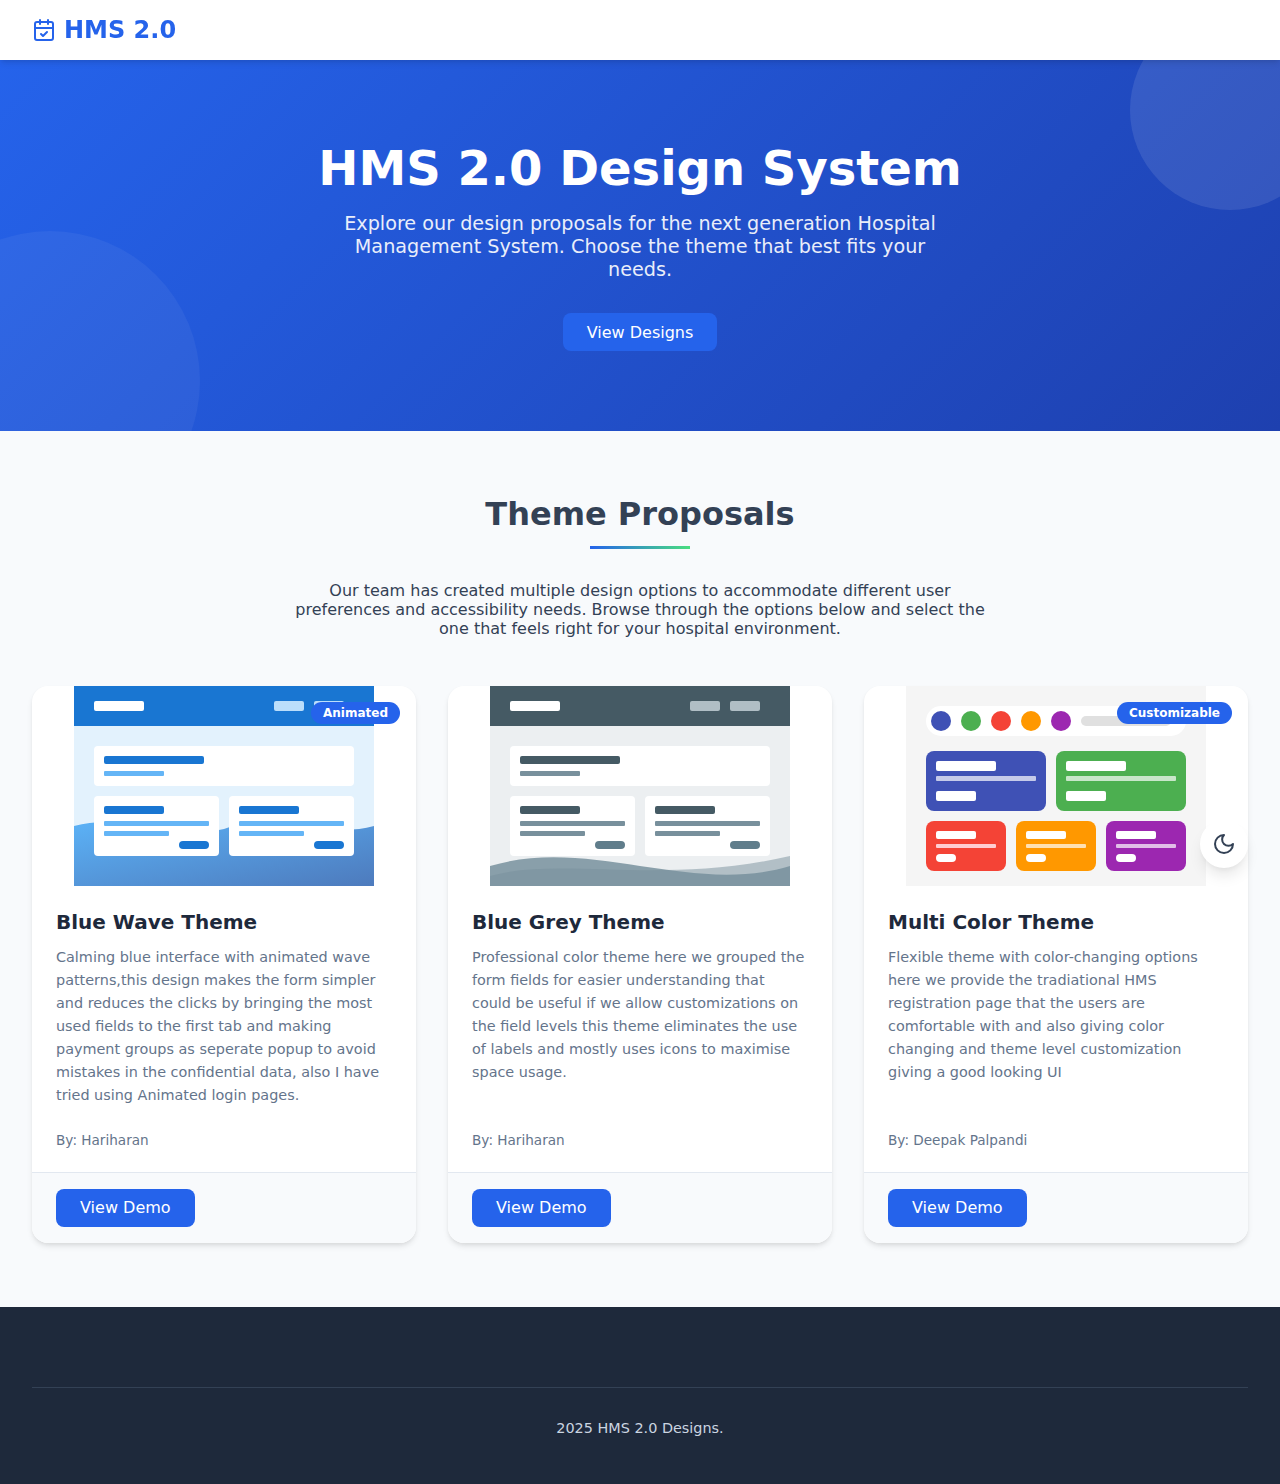
<file: index.html>
<!DOCTYPE html>
<html lang="en">
<head>
    <meta charset="UTF-8">
    <meta name="viewport" content="width=device-width, initial-scale=1.0">
    <title>HMS 2.0 Design Navigation</title>
    <style>
        :root {
            --primary-color: #2563eb;
            --primary-dark: #1e40af;
            --secondary-color: #4ade80;
            --text-color: #334155;
            --bg-color: #f8fafc;
            --card-bg: #ffffff;
            --shadow-sm: 0 4px 6px -1px rgba(0, 0, 0, 0.1), 0 2px 4px -1px rgba(0, 0, 0, 0.06);
            --shadow-md: 0 10px 15px -3px rgba(0, 0, 0, 0.1), 0 4px 6px -2px rgba(0, 0, 0, 0.05);
            --shadow-lg: 0 20px 25px -5px rgba(0, 0, 0, 0.1), 0 10px 10px -5px rgba(0, 0, 0, 0.04);
            --transition: all 0.3s ease;
        }

        * {
            margin: 0;
            padding: 0;
            box-sizing: border-box;
            font-family: 'Inter', 'Segoe UI', system-ui, -apple-system, sans-serif;
        }
        
        body {
            background-color: var(--bg-color);
            color: var(--text-color);
            padding: 0;
            margin: 0;
            min-height: 100vh;
            display: flex;
            flex-direction: column;
        }
        
        .navbar {
            background-color: var(--card-bg);
            box-shadow: var(--shadow-sm);
            padding: 1rem 2rem;
            display: flex;
            justify-content: space-between;
            align-items: center;
            position: sticky;
            top: 0;
            z-index: 100;
        }
        
        .logo {
            font-weight: 700;
            font-size: 1.5rem;
            color: var(--primary-color);
            display: flex;
            align-items: center;
            gap: 0.5rem;
        }
        
        .nav-links {
            display: flex;
            gap: 2rem;
        }
        
        .nav-links a {
            text-decoration: none;
            color: var(--text-color);
            font-weight: 500;
            transition: var(--transition);
            padding: 0.5rem 0;
            position: relative;
        }
        
        .nav-links a:hover {
            color: var(--primary-color);
        }
        
        .nav-links a::after {
            content: '';
            position: absolute;
            width: 0;
            height: 2px;
            bottom: 0;
            left: 0;
            background-color: var(--primary-color);
            transition: var(--transition);
        }
        
        .nav-links a:hover::after {
            width: 100%;
        }
        
        .hero {
            background: linear-gradient(135deg, var(--primary-color), var(--primary-dark));
            color: white;
            padding: 5rem 2rem;
            text-align: center;
            position: relative;
            overflow: hidden;
        }
        
        .hero::before {
            content: '';
            position: absolute;
            top: -50px;
            right: -50px;
            width: 200px;
            height: 200px;
            border-radius: 50%;
            background: rgba(255, 255, 255, 0.1);
        }
        
        .hero::after {
            content: '';
            position: absolute;
            bottom: -100px;
            left: -100px;
            width: 300px;
            height: 300px;
            border-radius: 50%;
            background: rgba(255, 255, 255, 0.05);
        }
        
        .hero h1 {
            font-size: 3rem;
            margin-bottom: 1rem;
            position: relative;
            z-index: 2;
        }
        
        .hero-subtitle {
            font-size: 1.2rem;
            max-width: 600px;
            margin: 0 auto 2rem;
            opacity: 0.9;
            position: relative;
            z-index: 2;
        }
        
        .main-content {
            padding: 4rem 2rem;
            max-width: 1300px;
            margin: 0 auto;
            width: 100%;
        }
        
        .section-title {
            font-size: 2rem;
            margin-bottom: 2rem;
            text-align: center;
            color: var(--text-color);
            position: relative;
            padding-bottom: 1rem;
        }
        
        .section-title::after {
            content: '';
            position: absolute;
            bottom: 0;
            left: 50%;
            transform: translateX(-50%);
            width: 100px;
            height: 3px;
            background: linear-gradient(to right, var(--primary-color), var(--secondary-color));
        }
        
        .grid-container {
            display: grid;
            grid-template-columns: repeat(auto-fit, minmax(300px, 1fr));
            gap: 2rem;
            margin-top: 3rem;
        }
        
        .card {
            background-color: var(--card-bg);
            border-radius: 1rem;
            overflow: hidden;
            box-shadow: var(--shadow-sm);
            transition: var(--transition);
            height: 100%;
            display: flex;
            flex-direction: column;
        }

        .card:hover {
            transform: translateY(-10px);
            box-shadow: var(--shadow-lg);
        }
        
        .card-image {
            height: 200px;
            overflow: hidden;
            position: relative;
            display: flex;
            align-items: center;
            justify-content: center;
        }
        
        .card-image svg {
            width: 100%;
            height: 100%;
            transition: var(--transition);
        }
        
        .card:hover .card-image svg {
            transform: scale(1.05);
        }
        
        .card-badge {
            position: absolute;
            top: 1rem;
            right: 1rem;
            background-color: var(--primary-color);
            color: white;
            font-size: 0.75rem;
            font-weight: 600;
            padding: 0.25rem 0.75rem;
            border-radius: 2rem;
            z-index: 5;
        }
        
        .card-content {
            padding: 1.5rem;
            display: flex;
            flex-direction: column;
            flex-grow: 1;
        }
        
        .card-title {
            font-size: 1.25rem;
            margin-bottom: 0.75rem;
            color: #1e293b;
        }
        
        .card-text {
            color: #64748b;
            font-size: 0.9rem;
            line-height: 1.6;
            margin-bottom: 1.5rem;
        }
        
        .card-author {
            font-size: 0.85rem;
            color: #64748b;
            margin-top: auto;
        }
        
        .card-footer {
            display: flex;
            justify-content: space-between;
            align-items: center;
            padding: 1rem 1.5rem;
            background-color: #f8fafc;
            border-top: 1px solid #e2e8f0;
        }
        
        .btn {
            display: inline-block;
            background-color: var(--primary-color);
            color: white;
            text-decoration: none;
            padding: 0.6rem 1.5rem;
            border-radius: 0.5rem;
            font-weight: 500;
            transition: var(--transition);
            border: none;
            cursor: pointer;
            text-align: center;
        }
        
        .btn:hover {
            background-color: var(--primary-dark);
            transform: translateY(-2px);
        }
        
        .btn-secondary {
            background-color: transparent;
            color: var(--primary-color);
            border: 1px solid var(--primary-color);
        }
        
        .btn-secondary:hover {
            background-color: var(--primary-color);
            color: white;
        }
        
        .features {
            display: grid;
            grid-template-columns: repeat(auto-fit, minmax(250px, 1fr));
            gap: 2rem;
            margin: 4rem 0;
        }
        
        .feature {
            text-align: center;
            padding: 2rem;
            background-color: var(--card-bg);
            border-radius: 1rem;
            box-shadow: var(--shadow-sm);
            transition: var(--transition);
        }
        
        .feature:hover {
            transform: translateY(-5px);
            box-shadow: var(--shadow-md);
        }
        
        .feature-icon {
            margin-bottom: 1.5rem;
        }
        
        .feature-icon svg {
            width: 60px;
            height: 60px;
            color: var(--primary-color);
        }
        
        .feature-title {
            font-size: 1.25rem;
            margin-bottom: 0.75rem;
            color: #1e293b;
        }
        
        .feature-text {
            color: #64748b;
            font-size: 0.9rem;
            line-height: 1.6;
        }
        
        footer {
            background-color: #1e293b;
            color: white;
            padding: 3rem 2rem;
            margin-top: auto;
        }
        
        .footer-content {
            max-width: 1300px;
            margin: 0 auto;
            display: grid;
            grid-template-columns: repeat(auto-fit, minmax(250px, 1fr));
            gap: 3rem;
        }
        
        .footer-section h3 {
            font-size: 1.25rem;
            margin-bottom: 1.5rem;
            position: relative;
            padding-bottom: 0.75rem;
        }
        
        .footer-section h3::after {
            content: '';
            position: absolute;
            bottom: 0;
            left: 0;
            width: 50px;
            height: 2px;
            background-color: var(--secondary-color);
        }
        
        .footer-links {
            list-style: none;
        }
        
        .footer-links li {
            margin-bottom: 0.75rem;
        }
        
        .footer-links a {
            color: #cbd5e1;
            text-decoration: none;
            transition: var(--transition);
        }
        
        .footer-links a:hover {
            color: var(--secondary-color);
            padding-left: 5px;
        }
        
        .copyright {
            text-align: center;
            padding-top: 2rem;
            margin-top: 2rem;
            border-top: 1px solid #334155;
            color: #cbd5e1;
            font-size: 0.9rem;
        }
        
        .theme-switcher {
            position: fixed;
            bottom: 2rem;
            right: 2rem;
            background-color: var(--card-bg);
            border-radius: 50%;
            width: 3rem;
            height: 3rem;
            display: flex;
            align-items: center;
            justify-content: center;
            cursor: pointer;
            box-shadow: var(--shadow-md);
            z-index: 100;
            transition: var(--transition);
        }
        
        .theme-switcher:hover {
            transform: rotate(30deg);
        }
        
        /* Dark mode */
        .dark-mode {
            --primary-color: #3b82f6;
            --primary-dark: #2563eb;
            --secondary-color: #10b981;
            --text-color: #e2e8f0;
            --bg-color: #0f172a;
            --card-bg: #1e293b;
        }
        
        .dark-mode .card-footer {
            background-color: #1a2234;
            border-color: #334155;
        }
        
        .dark-mode .card-title {
            color: #f1f5f9;
        }
        
        .dark-mode .card-text,
        .dark-mode .card-author {
            color: #cbd5e1;
        }
        
        /* Responsive */
        @media (max-width: 768px) {
            .navbar {
                flex-direction: column;
                padding: 1rem;
            }
            
            .logo {
                margin-bottom: 1rem;
            }
            
            .nav-links {
                gap: 1rem;
                flex-wrap: wrap;
                justify-content: center;
            }
            
            .hero h1 {
                font-size: 2.25rem;
            }
            
            .features {
                gap: 1rem;
            }
            
            .main-content {
                padding: 2rem 1rem;
            }
            
            .footer-content {
                gap: 2rem;
            }
        }
        
        /* Animation */
        @keyframes fadeIn {
            from {
                opacity: 0;
                transform: translateY(20px);
            }
            to {
                opacity: 1;
                transform: translateY(0);
            }
        }
        
        .card, .feature {
            animation: fadeIn 0.6s ease-out forwards;
        }
        
        .grid-container .card:nth-child(1) { animation-delay: 0.1s; }
        .grid-container .card:nth-child(2) { animation-delay: 0.2s; }
        .grid-container .card:nth-child(3) { animation-delay: 0.3s; }
        .grid-container .card:nth-child(4) { animation-delay: 0.4s; }
        
        .features .feature:nth-child(1) { animation-delay: 0.2s; }
        .features .feature:nth-child(2) { animation-delay: 0.3s; }
        .features .feature:nth-child(3) { animation-delay: 0.4s; }
    </style>
</head>
<body>
    <nav class="navbar">
        <div class="logo">
            <svg xmlns="http://www.w3.org/2000/svg" width="24" height="24" viewBox="0 0 24 24" fill="none" stroke="currentColor" stroke-width="2" stroke-linecap="round" stroke-linejoin="round">
                <path d="M19 4H5a2 2 0 0 0-2 2v14a2 2 0 0 0 2 2h14a2 2 0 0 0 2-2V6a2 2 0 0 0-2-2Z"></path>
                <path d="M16 2v4"></path>
                <path d="M8 2v4"></path>
                <path d="M3 10h18"></path>
                <path d="m9 16 2 2 4-4"></path>
            </svg>
            HMS 2.0
        </div>
    </nav>
    
    <section class="hero">
        <h1>HMS 2.0 Design System</h1>
        <p class="hero-subtitle">Explore our design proposals for the next generation Hospital Management System. Choose the theme that best fits your needs.</p>
        <a href="#themes" class="btn">View Designs</a>
    </section>
    
    <div class="main-content">
        <h2 class="section-title" id="themes">Theme Proposals</h2>
        <p style="text-align: center; max-width: 700px; margin: 0 auto;">Our team has created multiple design options to accommodate different user preferences and accessibility needs. Browse through the options below and select the one that feels right for your hospital environment.</p>
        
        <div class="grid-container">
            <!-- Blue Wave Theme Card -->
            <div class="card">
                <div class="card-image">
                    <div class="card-badge">Animated</div>
                    <svg viewBox="0 0 300 200" xmlns="http://www.w3.org/2000/svg">
                        <defs>
                            <linearGradient id="blueGradient" x1="0%" y1="0%" x2="100%" y2="100%">
                                <stop offset="0%" stop-color="#2196f3" />
                                <stop offset="100%" stop-color="#0d47a1" />
                            </linearGradient>
                        </defs>
                        
                        <rect width="300" height="200" fill="#e3f2fd"/>
                        
                        <!-- Wave pattern -->
                        <path d="M0,140 C50,120 100,160 150,140 C200,120 250,160 300,140 L300,200 L0,200 Z" fill="url(#blueGradient)" opacity="0.7">
                            <animate attributeName="d" 
                                     values="M0,140 C50,120 100,160 150,140 C200,120 250,160 300,140 L300,200 L0,200 Z;
                                             M0,140 C50,160 100,120 150,160 C200,140 250,120 300,140 L300,200 L0,200 Z;
                                             M0,140 C50,120 100,160 150,140 C200,120 250,160 300,140 L300,200 L0,200 Z" 
                                     dur="10s" 
                                     repeatCount="indefinite" />
                        </path>
                        
                        <!-- Header -->
                        <rect width="300" height="40" fill="#1976d2"/>
                        <rect x="20" y="15" width="50" height="10" rx="2" fill="#ffffff"/>
                        <rect x="200" y="15" width="30" height="10" rx="2" fill="#bbdefb"/>
                        <rect x="240" y="15" width="30" height="10" rx="2" fill="#bbdefb"/>
                        
                        <!-- Content -->
                        <!-- Content -->
                        <rect x="20" y="60" width="260" height="40" rx="4" fill="#ffffff"/>
                        <rect x="30" y="70" width="100" height="8" rx="2" fill="#1976d2"/>
                        <rect x="30" y="85" width="60" height="5" rx="1" fill="#64b5f6"/>
                        
                        <!-- Cards -->
                        <rect x="20" y="110" width="125" height="60" rx="4" fill="#ffffff"/>
                        <rect x="30" y="120" width="60" height="8" rx="2" fill="#1976d2"/>
                        <rect x="30" y="135" width="105" height="5" rx="1" fill="#64b5f6"/>
                        <rect x="30" y="145" width="65" height="5" rx="1" fill="#64b5f6"/>
                        <rect x="105" y="155" width="30" height="8" rx="4" fill="#1976d2"/>
                        
                        <rect x="155" y="110" width="125" height="60" rx="4" fill="#ffffff"/>
                        <rect x="165" y="120" width="60" height="8" rx="2" fill="#1976d2"/>
                        <rect x="165" y="135" width="105" height="5" rx="1" fill="#64b5f6"/>
                        <rect x="165" y="145" width="65" height="5" rx="1" fill="#64b5f6"/>
                        <rect x="240" y="155" width="30" height="8" rx="4" fill="#1976d2"/>
                    </svg>
                </div>
                <div class="card-content">
                    <h3 class="card-title">Blue Wave Theme</h3>
                    <p class="card-text">Calming blue interface with animated wave patterns,this design makes the form simpler and reduces the clicks by bringing the most used fields to the first tab and making payment groups as seperate popup to avoid mistakes in the confidential data, also I have tried using Animated login pages.</p>
                    <p class="card-author">By: Hariharan</p>
                </div>
                <div class="card-footer">
                    <a href="https://hariharan0-h.github.io/bluewave/" class="btn">View Demo</a>
                </div>
            </div>
            
            <!-- Blue Grey Theme Card -->
            <div class="card">
                <div class="card-image">
                    <svg viewBox="0 0 300 200" xmlns="http://www.w3.org/2000/svg">
                        <rect width="300" height="200" fill="#eceff1"/>
                        <!-- Wave pattern -->
                        <path d="M0,180 C100,150 200,210 300,180 L300,200 L0,200 Z" fill="#607d8b" opacity="0.7"/>
                        <path d="M0,190 C70,170 170,200 300,170 L300,200 L0,200 Z" fill="#78909c" opacity="0.5"/>
                        
                        <!-- Header -->
                        <rect width="300" height="40" fill="#455a64"/>
                        <rect x="20" y="15" width="50" height="10" rx="2" fill="#ffffff"/>
                        <rect x="200" y="15" width="30" height="10" rx="2" fill="#b0bec5"/>
                        <rect x="240" y="15" width="30" height="10" rx="2" fill="#b0bec5"/>
                        
                        <!-- Content -->
                        <rect x="20" y="60" width="260" height="40" rx="4" fill="#ffffff"/>
                        <rect x="30" y="70" width="100" height="8" rx="2" fill="#455a64"/>
                        <rect x="30" y="85" width="60" height="5" rx="1" fill="#78909c"/>
                        
                        <!-- Cards -->
                        <rect x="20" y="110" width="125" height="60" rx="4" fill="#ffffff"/>
                        <rect x="30" y="120" width="60" height="8" rx="2" fill="#455a64"/>
                        <rect x="30" y="135" width="105" height="5" rx="1" fill="#78909c"/>
                        <rect x="30" y="145" width="65" height="5" rx="1" fill="#78909c"/>
                        <rect x="105" y="155" width="30" height="8" rx="4" fill="#607d8b"/>
                        
                        <rect x="155" y="110" width="125" height="60" rx="4" fill="#ffffff"/>
                        <rect x="165" y="120" width="60" height="8" rx="2" fill="#455a64"/>
                        <rect x="165" y="135" width="105" height="5" rx="1" fill="#78909c"/>
                        <rect x="165" y="145" width="65" height="5" rx="1" fill="#78909c"/>
                        <rect x="240" y="155" width="30" height="8" rx="4" fill="#607d8b"/>
                    </svg>
                </div>
                <div class="card-content">
                    <h3 class="card-title">Blue Grey Theme</h3>
                    <p class="card-text">Professional color theme here we grouped the form fields for easier understanding that could be useful if we allow customizations on the field levels this theme eliminates the use of labels and mostly uses icons to maximise space usage.</p>
                    <p class="card-author">By: Hariharan</p>
                </div>
                <div class="card-footer">
                    <a href="forms.html" class="btn">View Demo</a>
                </div>
            </div>
            
            <!-- Multi Color Theme Card -->
            <div class="card">
                <div class="card-image">
                    <div class="card-badge">Customizable</div>
                    <svg viewBox="0 0 300 200" xmlns="http://www.w3.org/2000/svg">
                        <rect width="300" height="200" fill="#f5f5f5"/>
                        
                        <!-- Color palette selector -->
                        <rect x="20" y="20" width="260" height="30" rx="15" fill="#ffffff"/>
                        <circle cx="35" cy="35" r="10" fill="#3f51b5"/>
                        <circle cx="65" cy="35" r="10" fill="#4caf50"/>
                        <circle cx="95" cy="35" r="10" fill="#f44336"/>
                        <circle cx="125" cy="35" r="10" fill="#ff9800"/>
                        <circle cx="155" cy="35" r="10" fill="#9c27b0"/>
                        <rect x="175" y="30" width="90" height="10" rx="5" fill="#e0e0e0"/>
                        
                        <!-- Dashboard elements -->
                        <rect x="20" y="65" width="120" height="60" rx="8" fill="#3f51b5"/>
                        <rect x="30" y="75" width="60" height="10" rx="2" fill="#ffffff"/>
                        <rect x="30" y="90" width="100" height="5" rx="1" fill="#c5cae9"/>
                        <rect x="30" y="105" width="40" height="10" rx="2" fill="#ffffff"/>
                        
                        <rect x="150" y="65" width="130" height="60" rx="8" fill="#4caf50"/>
                        <rect x="160" y="75" width="60" height="10" rx="2" fill="#ffffff"/>
                        <rect x="160" y="90" width="110" height="5" rx="1" fill="#c8e6c9"/>
                        <rect x="160" y="105" width="40" height="10" rx="2" fill="#ffffff"/>
                        
                        <rect x="20" y="135" width="80" height="50" rx="8" fill="#f44336"/>
                        <rect x="30" y="145" width="40" height="8" rx="2" fill="#ffffff"/>
                        <rect x="30" y="158" width="60" height="4" rx="1" fill="#ffcdd2"/>
                        <rect x="30" y="168" width="20" height="8" rx="4" fill="#ffffff"/>
                        
                        <rect x="110" y="135" width="80" height="50" rx="8" fill="#ff9800"/>
                        <rect x="120" y="145" width="40" height="8" rx="2" fill="#ffffff"/>
                        <rect x="120" y="158" width="60" height="4" rx="1" fill="#ffe0b2"/>
                        <rect x="120" y="168" width="20" height="8" rx="4" fill="#ffffff"/>
                        
                        <rect x="200" y="135" width="80" height="50" rx="8" fill="#9c27b0"/>
                        <rect x="210" y="145" width="40" height="8" rx="2" fill="#ffffff"/>
                        <rect x="210" y="158" width="60" height="4" rx="1" fill="#e1bee7"/>
                        <rect x="210" y="168" width="20" height="8" rx="4" fill="#ffffff"/>
                    </svg>
                </div>
                <div class="card-content">
                    <h3 class="card-title">Multi Color Theme</h3>
                    <p class="card-text">Flexible theme with color-changing options here we provide the tradiational HMS registration page that the users are comfortable with and also giving color changing and theme level customization giving a good looking UI</p>
                    <p class="card-author">By: Deepak Palpandi</p>
                </div>
                <div class="card-footer">
                    <a href="https://deepak-palpandi-developer.github.io/ihms/#/auth/sign-in" class="btn">View Demo</a>
                </div>
            </div>
        </div>
    </div>
    
    <footer>
        <div class="copyright">
            2025 HMS 2.0 Designs.
        </div>
    </footer>
    
    <div class="theme-switcher" id="themeSwitcher">
        <svg xmlns="http://www.w3.org/2000/svg" width="24" height="24" viewBox="0 0 24 24" fill="none" stroke="currentColor" stroke-width="2" stroke-linecap="round" stroke-linejoin="round">
            <path d="M12 3a6 6 0 0 0 9 9 9 9 0 1 1-9-9Z"></path>
        </svg>
    </div>
    
    <script>
        // Theme switcher functionality
        const themeSwitcher = document.getElementById('themeSwitcher');
        themeSwitcher.addEventListener('click', () => {
            document.body.classList.toggle('dark-mode');
            // You could save preference in localStorage here
        });
        
        // Animation on scroll (simplified version)
        document.addEventListener('DOMContentLoaded', () => {
            const cards = document.querySelectorAll('.card, .feature');
            
            const observer = new IntersectionObserver((entries) => {
                entries.forEach(entry => {
                    if (entry.isIntersecting) {
                        entry.target.style.opacity = 1;
                        entry.target.style.transform = 'translateY(0)';
                    }
                });
            }, { threshold: 0.1 });
            
            cards.forEach(card => {
                observer.observe(card);
            });
        });
    </script>
</body>
</html>
</file>
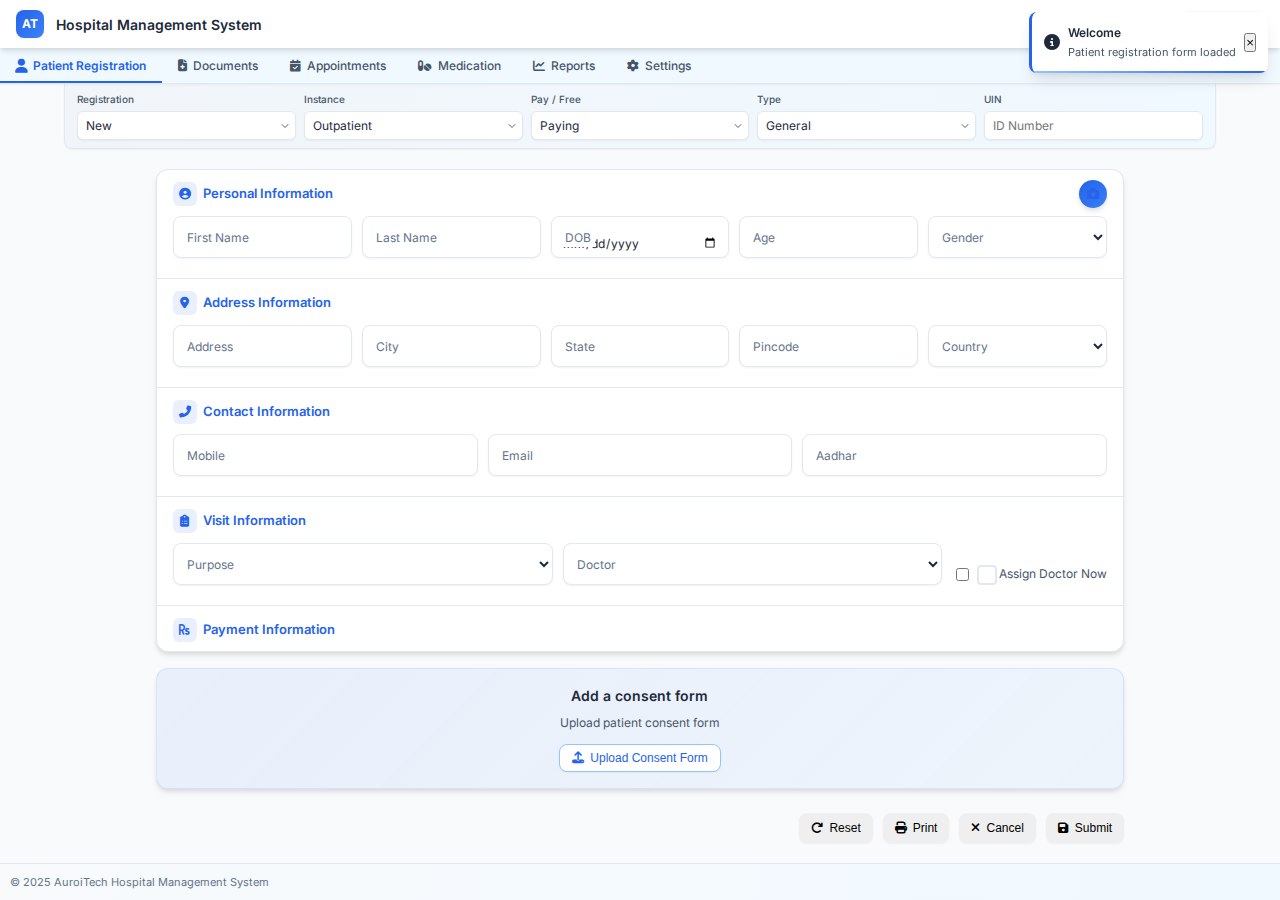
<file: Blue_Anim.html>
<!DOCTYPE html>
<html lang="en">
<head>
    <meta charset="UTF-8">
    <meta name="viewport" content="width=device-width, initial-scale=1.0">
    <title>Hospital Management System - Patient Registration</title>
    <link rel="preconnect" href="https://fonts.googleapis.com">
    <link rel="preconnect" href="https://fonts.gstatic.com" crossorigin>
    <link href="https://fonts.googleapis.com/css2?family=Inter:wght@300;400;500;600;700&display=swap" rel="stylesheet">
    <link rel="stylesheet" href="https://cdnjs.cloudflare.com/ajax/libs/font-awesome/6.4.0/css/all.min.css">
    <style>
        :root {
            /* Premium color palette */
            --primary: #2563eb;
            --primary-dark: #1d4ed8;
            --primary-light: #93c5fd;
            --secondary: #f0f9ff;
            
            --text-dark: #1e293b;
            --text-light: #475569;
            --text-muted: #64748b;
            
            --border: #e2e8f0;
            --border-focus: #93c5fd;
            
            --success: #10b981;
            --danger: #ef4444;
            --warning: #f59e0b;
            
            --panel-bg: #f1f5f9;
            --card-bg: #ffffff;
            --header-bg: #f8fafc;
            
            /* Gradient backgrounds */
            --gradient-primary: linear-gradient(135deg, #2563eb, #3b82f6);
            --gradient-success: linear-gradient(135deg, #10b981, #34d399);
            --gradient-warning: linear-gradient(135deg, #f59e0b, #fbbf24);
            --gradient-danger: linear-gradient(135deg, #ef4444, #f87171);
            
            /* Animation durations */
            --anim-fast: 0.15s;
            --anim-medium: 0.25s;
            --anim-slow: 0.4s;
            
            /* Shadows */
            --shadow-sm: 0 1px 2px rgba(0, 0, 0, 0.05);
            --shadow-md: 0 4px 6px -1px rgba(0, 0, 0, 0.1), 0 2px 4px -1px rgba(0, 0, 0, 0.06);
            --shadow-lg: 0 10px 15px -3px rgba(0, 0, 0, 0.1), 0 4px 6px -2px rgba(0, 0, 0, 0.05);
            --shadow-hover: 0 20px 25px -5px rgba(0, 0, 0, 0.1), 0 10px 10px -5px rgba(0, 0, 0, 0.04);
        }
        
        * {
            margin: 0;
            padding: 0;
            box-sizing: border-box;
        }
        
        body {
            font-family: 'Inter', sans-serif;
            background-color: #f8fafc;
            color: var(--text-dark);
            line-height: 1.5;
            overflow-x: hidden;
            height: 100vh;
            display: flex;
            flex-direction: column;
        }
        
        .container {
            max-width: 100%;
            margin: 0 auto;
            padding: 0 8px;
        }
        
        /* Header Styles */
        header {
            background-color: var(--card-bg);
            box-shadow: var(--shadow-md);
            position: sticky;
            top: 0;
            z-index: 10;
            height: 48px; /* Reduced height */
        }
        
        .header-content {
            display: flex;
            justify-content: space-between;
            align-items: center;
            height: 100%;
            padding: 0 16px;
        }
        
        .logo {
            display: flex;
            align-items: center;
            gap: 12px;
        }
        
        .logo-icon {
            width: 28px; /* Smaller icon */
            height: 28px;
            background: var(--gradient-primary);
            border-radius: 8px;
            display: flex;
            align-items: center;
            justify-content: center;
            color: white;
            font-weight: bold;
            box-shadow: var(--shadow-sm);
            position: relative;
            overflow: hidden;
            font-size: 12px; /* Smaller font */
        }
        
        .logo-icon::after {
            content: '';
            position: absolute;
            top: 0;
            left: -100%;
            width: 70%;
            height: 100%;
            background: rgba(255, 255, 255, 0.2);
            transform: skewX(-25deg);
            transition: all 0.5s ease;
        }
        
        .logo:hover .logo-icon::after {
            left: 150%;
        }
        
        .logo-text {
            font-size: 14px; /* Smaller font */
            font-weight: 600;
            color: var(--text-dark);
            position: relative;
        }
        
        .date-display {
            font-size: 12px; /* Smaller font */
            color: var(--text-muted);
            background-color: var(--secondary);
            padding: 4px 8px;
            border-radius: 6px;
            box-shadow: var(--shadow-sm);
            transition: all var(--anim-medium) ease;
        }
        
        .date-display:hover {
            transform: translateY(-2px);
            box-shadow: var(--shadow-md);
        }
        
        /* Navigation Styles */
        .nav-tabs {
            display: flex;
            background-color: var(--secondary);
            border-bottom: 1px solid var(--border);
            overflow-x: auto;
            scrollbar-width: none;
            position: sticky;
            top: 48px; /* Adjusted to match header height */
            z-index: 9;
            box-shadow: var(--shadow-sm);
            height: 36px; /* Reduced height */
        }
        
        .nav-tabs::-webkit-scrollbar {
            display: none;
        }
        
        .nav-tab {
            padding: 8px 16px; /* Reduced padding */
            font-size: 12px; /* Smaller font */
            font-weight: 500;
            color: var(--text-light);
            position: relative;
            white-space: nowrap;
            display: flex;
            align-items: center;
            gap: 6px;
            cursor: pointer;
            transition: all var(--anim-medium) cubic-bezier(0.4, 0, 0.2, 1);
            overflow: hidden;
        }
        
        .nav-tab i {
            transition: transform var(--anim-medium) ease;
            font-size: 12px; /* Smaller icons */
        }
        
        .nav-tab:hover i, .nav-tab.active i {
            transform: scale(1.2);
        }
        
        .nav-tab.active {
            color: var(--primary);
            font-weight: 600;
        }
        
        .nav-tab::before {
            content: '';
            position: absolute;
            bottom: 0;
            left: 0;
            width: 100%;
            height: 2px; /* Thinner indicator */
            background-color: var(--primary);
            transform: scaleX(0);
            transform-origin: bottom right;
            transition: transform var(--anim-medium) ease-out;
        }
        
        .nav-tab.active::before {
            transform: scaleX(1);
            transform-origin: bottom left;
        }
        
        /* Registration Bar Styles */
        .registration-bar {
            background: linear-gradient(to right, #f1f5f9, #f0f9ff);
            padding: 8px 12px; /* Reduced padding */
            display: flex;
            flex-wrap: wrap;
            gap: 8px; /* Smaller gap */
            align-items: flex-end;
            box-shadow: var(--shadow-sm);
            border-radius: 0 0 8px 8px;
            border: 1px solid var(--border);
            border-top: none;
            margin-bottom: 12px;
            position: relative;
            overflow: hidden;
            width: 90%;
            max-width: 1200px;
            margin-left: auto;
            margin-right: auto;
        }
        
        .reg-field {
            flex: 1;
            min-width: 120px; /* Smaller min-width */
            position: relative;
            transition: transform var(--anim-medium) ease;
        }
        
        .reg-field label {
            display: block;
            font-size: 10px; /* Smaller font */
            font-weight: 500;
            margin-bottom: 4px;
            color: var(--text-light);
            transition: color var(--anim-fast) ease;
        }
        
        .reg-field select,
        .reg-field input {
            width: 100%;
            padding: 6px 8px; /* Smaller padding */
            border: 1px solid var(--border);
            border-radius: 6px;
            font-family: 'Inter', sans-serif;
            font-size: 12px; /* Smaller font */
            color: var(--text-dark);
            background-color: white;
            transition: all var(--anim-medium) ease;
            box-shadow: var(--shadow-sm);
        }
        
        .reg-field select {
            appearance: none;
            background-image: url("data:image/svg+xml,%3Csvg xmlns='http://www.w3.org/2000/svg' width='24' height='24' viewBox='0 0 24 24' fill='none' stroke='%235f6368' stroke-width='2' stroke-linecap='round' stroke-linejoin='round'%3E%3Cpolyline points='6 9 12 15 18 9'%3E%3C/polyline%3E%3C/svg%3E");
            background-repeat: no-repeat;
            background-position: right 4px center;
            background-size: 12px;
            padding-right: 20px;
        }
        
        /* Main Content Area */
        .main-content {
            padding: 8px 12px 12px; /* Reduced padding */
            flex: 1;
            overflow-y: auto;
            display: flex;
            flex-direction: column;
            align-items: center; /* Center align content */
        }
        
        /* Form Card */
        .form-card {
            background-color: var(--card-bg);
            border-radius: 12px;
            box-shadow: var(--shadow-md);
            overflow: hidden;
            margin-bottom: 16px; /* Reduced margin */
            border: 1px solid var(--border);
            transition: all var(--anim-medium) ease;
            width: 90%; /* Set width to 90% of container */
            max-width: 2000px; /* Maximum width */
        }
        
        .form-card:hover {
            box-shadow: var(--shadow-lg);
            transform: translateY(-2px); /* Smaller transformation */
        }
        
        .form-section {
            padding: 12px 16px; /* Reduced padding */
            border-bottom: 1px solid var(--border);
            transition: background-color var(--anim-medium) ease;
        }
        
        .section-header {
            display: flex;
            align-items: center;
            gap: 6px; /* Smaller gap */
            margin-bottom: 10px;
            color: var(--primary);
            font-weight: 600;
            font-size: 13px; /* Smaller font */
            position: relative;
        }
        
        .section-header i {
            display: inline-flex;
            align-items: center;
            justify-content: center;
            width: 24px; /* Smaller icon */
            height: 24px;
            background-color: rgba(37, 99, 235, 0.1);
            border-radius: 6px;
            color: var(--primary);
            transition: all var(--anim-medium) ease;
            font-size: 12px; /* Smaller icon */
        }
        
        .form-section:hover .section-header i {
            transform: scale(1.1) rotate(5deg);
            background-color: var(--primary);
            color: white;
        }
        
        .photo-picker-icon {
            position: absolute;
            right: 0;
            width: 28px; /* Smaller icon */
            height: 28px;
            background: var(--gradient-primary);
            border-radius: 50%;
            display: flex;
            align-items: center;
            justify-content: center;
            cursor: pointer;
            transition: all var(--anim-medium) ease;
            box-shadow: var(--shadow-md);
            color: white;
            overflow: hidden;
            font-size: 12px; /* Smaller icon */
        }
        
        .photo-picker-icon::before {
            content: '';
            position: absolute;
            top: 0;
            left: -100%;
            width: 50%;
            height: 100%;
            background: rgba(255, 255, 255, 0.3);
            transform: skewX(-25deg);
            transition: all 0.5s ease;
        }
        
        .photo-picker-icon:hover {
            transform: scale(1.1);
            box-shadow: var(--shadow-lg);
        }
        
        .photo-picker-icon:hover::before {
            left: 150%;
        }
        
        /* Form Fields */
        .section-content {
            display: flex;
            flex-wrap: wrap;
            gap: 10px; /* Smaller gap */
        }
        
        .form-field {
            position: relative;
            margin-bottom: 8px; /* Smaller margin */
            flex: 1;
            min-width: 120px; /* Smaller min-width */
        }
        
        .form-field input,
        .form-field select {
            width: 100%;
            padding: 16px 10px 4px; /* Top padding to make room for label */
            border: 1px solid var(--border);
            border-radius: 8px;
            font-family: 'Inter', sans-serif;
            font-size: 12px; /* Smaller font */
            color: var(--text-dark);
            background-color: white;
            transition: all var(--anim-medium) ease;
            box-shadow: var(--shadow-sm);
            height: 42px; /* Reduced height */
        }
        
        /* Hide placeholder when input is focused to prevent overlap with label */
        .form-field input::placeholder {
            color: transparent;
        }
        
        /* Fix floating label positioning */
        .form-field label {
            position: absolute;
            left: 10px;
            top: 4px; /* Position at top initially */
            font-size: 9px; /* Small font size */
            color: var(--primary);
            pointer-events: none;
            transition: all var(--anim-medium) cubic-bezier(0.4, 0, 0.2, 1);
            background-color: white;
            padding: 0 4px;
            font-weight: 600;
            /* Add a small white background to ensure text is readable */
            background-color: white;
            z-index: 2;
        }
        
        /* Style for empty unfocused field labels */
        .form-field input:placeholder-shown:not(:focus) ~ label,
        .form-field select[value=""] ~ label {
            top: 13px; /* Center vertically when empty */
            font-size: 12px; /* Larger font when empty */
            color: var(--text-muted);
            font-weight: normal;
        }
        
        .form-field select {
            background-position: right 6px center;
            background-size: 12px;
            padding-right: 24px;
        }
        
        /* Checkbox styling */
        .checkbox-group {
            display: flex;
            align-items: center;
            gap: 8px;
            margin-top: 12px; /* Reduced margin */
            position: relative;
            padding-left: 4px;
            cursor: pointer;
        }
        
        .checkbox-group label {
            position: relative;
            cursor: pointer;
            font-size: 12px; /* Smaller font */
            padding-left: 22px; /* Adjusted for smaller checkbox */
            line-height: 18px;
            user-select: none;
            color: var(--text-light);
        }
        
        .checkbox-group label:before {
            content: '';
            position: absolute;
            left: 0;
            top: 0;
            width: 16px; /* Smaller checkbox */
            height: 16px;
            border: 2px solid var(--border);
            background-color: white;
            border-radius: 4px;
        }
        
        .checkbox-group label:after {
            content: '';
            position: absolute;
            left: 5px; /* Adjusted position */
            top: 2px;
            width: 4px; /* Smaller checkmark */
            height: 8px;
            border: solid white;
            border-width: 0 2px 2px 0;
            transform: rotate(45deg) scale(0);
            opacity: 0;
        }
        
        /* Consent form area */
        .consent-form {
            background: linear-gradient(135deg, rgba(37, 99, 235, 0.07), rgba(147, 197, 253, 0.1));
            border-radius: 12px;
            padding: 16px; /* Reduced padding */
            text-align: center;
            margin-bottom: 16px; /* Reduced margin */
            box-shadow: var(--shadow-md);
            border: 1px solid rgba(37, 99, 235, 0.1);
            width: 90%; /* Match form card width */
            max-width: 1200px; /* Maximum width */
        }
        
        .consent-form h3 {
            font-size: 14px; /* Smaller font */
            font-weight: 600;
            margin-bottom: 8px;
            color: var(--text-dark);
        }
        
        .consent-form p {
            font-size: 12px; /* Smaller font */
            color: var(--text-light);
            margin-bottom: 12px;
        }
        
        .upload-btn {
            background-color: white;
            color: var(--primary);
            border: 1px solid var(--primary-light);
            border-radius: 8px;
            padding: 6px 12px; /* Reduced padding */
            font-size: 12px; /* Smaller font */
            font-weight: 500;
            cursor: pointer;
            transition: all var(--anim-medium) ease;
            box-shadow: var(--shadow-sm);
            display: inline-flex;
            align-items: center;
            gap: 6px;
        }
        
        /* Action buttons */
        .action-buttons {
            display: flex;
            justify-content: flex-end;
            gap: 10px; /* Smaller gap */
            padding: 8px 0; /* Reduced padding */
            width: 90%; /* Match form card width */
            max-width: 1200px; /* Maximum width */
        }
        
        .btn {
            padding: 8px 12px; /* Reduced padding */
            border-radius: 8px;
            font-size: 12px; /* Smaller font */
            font-weight: 500;
            border: none;
            cursor: pointer;
            transition: all var(--anim-medium) cubic-bezier(0.4, 0, 0.2, 1);
            display: flex;
            align-items: center;
            gap: 6px;
            box-shadow: var(--shadow-sm);
            position: relative;
            overflow: hidden;
        }
        
        .btn i {
            z-index: 2;
            transition: transform var(--anim-medium) ease;
        }
        
        .btn span {
            z-index: 2;
            position: relative;
        }
        
        .btn:hover i {
            transform: translateX(-3px);
        }
        
        /* Toast animations */
        @keyframes slideInToast {
            from {
                transform: translateX(100%);
                opacity: 0;
            }
            to {
                transform: translateX(0);
                opacity: 1;
            }
        }
        
        @keyframes fadeOutToast {
            from {
                opacity: 1;
                transform: translateX(0);
            }
            to {
                opacity: 0;
                transform: translateX(10%);
            }
        }
        
        @keyframes toastProgress {
            from { width: 100%; }
            to { width: 0; }
        }
        
        .toast {
            animation: slideInToast var(--anim-medium) ease, fadeOutToast 0.5s ease 3s forwards;
        }
        
        .toast::after {
            content: '';
            position: absolute;
            bottom: 0;
            left: 0;
            height: 2px;
            width: 100%;
            background: linear-gradient(to right, var(--primary-light), var(--primary));
            animation: toastProgress 3s linear forwards;
        }
        
        /* Nav tab hover effects */
        .nav-tab::after {
            content: '';
            position: absolute;
            top: 0;
            left: 0;
            width: 100%;
            height: 100%;
            background: rgba(37, 99, 235, 0.05);
            transform: scaleX(0);
            transform-origin: right;
            transition: transform var(--anim-medium) ease-out;
            z-index: -1;
        }
        
        .nav-tab:hover::after {
            transform: scaleX(1);
            transform-origin: left;
        }
        
        .nav-tab:hover:not(.active) {
            background-color: rgba(147, 197, 253, 0.1);
            color: var(--primary-dark);
        }
        
        /* Footer */
        footer {
            padding: 10px;
            text-align: left;
            font-size: 11px;
            color: var(--text-muted);
            border-top: 1px solid var(--border);
            background: linear-gradient(to right, #f8fafc, #f0f9ff);
        }
        
        /* Modal Styles */
        .modal {
            display: none;
            position: fixed;
            top: 0;
            left: 0;
            width: 100%;
            height: 100%;
            background-color: rgba(15, 23, 42, 0.75);
            z-index: 1000;
            justify-content: center;
            align-items: center;
            backdrop-filter: blur(4px);
            -webkit-backdrop-filter: blur(4px);
        }
        
        .modal-content {
            background-color: white;
            border-radius: 12px;
            width: 90%;
            max-width: 400px; /* Smaller max-width */
            box-shadow: var(--shadow-lg);
            overflow: hidden;
        }
        
        .modal-header {
            padding: 12px 16px; /* Reduced padding */
            border-bottom: 1px solid var(--border);
            display: flex;
            justify-content: space-between;
            align-items: center;
            background: linear-gradient(to right, #f8fafc, #f0f9ff);
        }
        
        .modal-header h2 {
            font-size: 16px; /* Smaller font */
            font-weight: 600;
            margin: 0;
            color: var(--text-dark);
        }
        
        .modal-body {
            padding: 16px; /* Reduced padding */
        }
        
        /* Toast notifications */
        .toast-container {
            position: fixed;
            top: 12px;
            right: 12px;
            z-index: 1500;
            display: flex;
            flex-direction: column;
            gap: 8px;
            max-width: 280px; /* Smaller max-width */
        }
        
        .toast {
            padding: 12px; /* Reduced padding */
            border-radius: 8px;
            background: white;
            box-shadow: var(--shadow-lg);
            display: flex;
            align-items: center;
            gap: 8px;
            max-width: 100%;
            overflow: hidden;
            position: relative;
            border-left: 3px solid var(--primary);
        }
        
        .toast-title {
            font-weight: 600;
            font-size: 12px; /* Smaller font */
            color: var(--text-dark);
            margin-bottom: 2px;
        }
        
        .toast-message {
            font-size: 11px; /* Smaller font */
            color: var(--text-light);
        }
        
        /* Responsive adjustments for smaller screens */
        @media (max-width: 768px) {
            .form-field, .reg-field {
                min-width: 100%;
            }
            
            .action-buttons {
                justify-content: center;
            }
        }
        
        /* Make sure body fills viewport */
        html, body {
            height: 100%;
            margin: 0;
        }
        
        /* Custom scrollbar - thinner version */
        ::-webkit-scrollbar {
            width: 6px;
            height: 6px;
        }
        
        ::-webkit-scrollbar-track {
            background: #f1f5f9;
            border-radius: 6px;
        }
        
        ::-webkit-scrollbar-thumb {
            background: #cbd5e1;
            border-radius: 6px;
            border: 1px solid #f1f5f9;
        }
        
        /* Make forms scrollable while keeping header, nav, and footer fixed */
        .main-content {
            overflow-y: auto;
            flex: 1;
        }
        
        /* Form animations for visibility */
        @keyframes fadeIn {
            from { opacity: 0; }
            to { opacity: 1; }
        }
        
        .form-section {
            animation: fadeIn 0.3s ease forwards;
        }
    </style>
</head>
<body>
    <div class="toast-container" id="toast-container">
        <!-- Toast notifications will be dynamically added here -->
    </div>
    
    <header>
        <div class="header-content">
            <div class="logo">
                <div class="logo-icon">AT</div>
                <span class="logo-text">Hospital Management System</span>
            </div>
            <div class="date-display" id="currentDate">2 Apr. 2025</div>
        </div>
    </header>
    
    <nav class="nav-tabs">
        <div class="nav-tab active">
            <i class="fas fa-user"></i>
            Patient Registration
        </div>
        <div class="nav-tab">
            <i class="fas fa-file-medical"></i>
            Documents
        </div>
        <div class="nav-tab">
            <i class="fas fa-calendar-check"></i>
            Appointments
        </div>
        <div class="nav-tab">
            <i class="fas fa-pills"></i>
            Medication
        </div>
        <div class="nav-tab">
            <i class="fas fa-chart-line"></i>
            Reports
        </div>
        <div class="nav-tab">
            <i class="fas fa-cog"></i>
            Settings
        </div>
    </nav>
    
    <div class="registration-bar">
        <div class="reg-field">
            <label for="patient-registration">Registration</label>
            <select id="patient-registration">
                <option value="">Select</option>
                <option value="new" selected>New</option>
                <option value="existing">Existing</option>
            </select>
        </div>
        <div class="reg-field">
            <label for="patient-instance">Instance</label>
            <select id="patient-instance">
                <option value="">Select</option>
                <option value="outpatient" selected>Outpatient</option>
                <option value="inpatient">Inpatient</option>
                <option value="emergency">Emergency</option>
            </select>
        </div>
        <div class="reg-field">
            <label for="pay-free">Pay / Free</label>
            <select id="pay-free">
                <option value="">Select</option>
                <option value="pay" selected>Paying</option>
                <option value="free">Non-Paying</option>
                <option value="insurance">Insurance</option>
            </select>
        </div>
        <div class="reg-field">
            <label for="patient-type">Type</label>
            <select id="patient-type">
                <option value="">Select</option>
                <option value="general" selected>General</option>
                <option value="vip">VIP</option>
                <option value="staff">Staff</option>
            </select>
        </div>
        <div class="reg-field">
            <label for="uin">UIN</label>
            <input type="text" id="uin" placeholder="ID Number">
        </div>
    </div>
    
    <div class="main-content container">
        <div class="form-card">
            <div class="form-section">
                <div class="section-header">
                    <i class="fas fa-user-circle"></i>
                    Personal Information
                    <div class="photo-picker-icon" id="photo-picker-btn">
                        <i class="fas fa-camera"></i>
                    </div>
                </div>
                <div class="section-content">
                    <div class="form-field">
                        <input type="text" id="first-name" placeholder="First Name" required>
                        <label for="first-name" class="required">First Name</label>
                    </div>
                    <div class="form-field">
                        <input type="text" id="last-name" placeholder="Last Name" required>
                        <label for="last-name" class="required">Last Name</label>
                    </div>
                    <div class="form-field">
                        <input type="date" id="dob" placeholder="Date of Birth" required>
                        <label for="dob" class="required">DOB</label>
                    </div>
                    <div class="form-field">
                        <input type="number" id="age" placeholder="Age" readonly>
                        <label for="age">Age</label>
                    </div>
                    <div class="form-field">
                        <select id="gender" required>
                            <option value="" selected disabled></option>
                            <option value="male">Male</option>
                            <option value="female">Female</option>
                            <option value="other">Other</option>
                        </select>
                        <label for="gender" class="required">Gender</label>
                    </div>
                </div>
            </div>
            
            <div class="form-section">
                <div class="section-header">
                    <i class="fas fa-map-marker-alt"></i>
                    Address Information
                </div>
                <div class="section-content">
                    <div class="form-field">
                        <input type="text" id="address-line" placeholder="Address Line">
                        <label for="address-line">Address</label>
                    </div>
                    <div class="form-field">
                        <input type="text" id="city" placeholder="City" required>
                        <label for="city" class="required">City</label>
                    </div>
                    <div class="form-field">
                        <input type="text" id="state" placeholder="State" required>
                        <label for="state" class="required">State</label>
                    </div>
                    <div class="form-field">
                        <input type="text" id="pincode" placeholder="Pincode" required>
                        <label for="pincode" class="required">Pincode</label>
                    </div>
                    <div class="form-field">
                        <select id="country" required>
                            <option value="" selected disabled></option>
                            <option value="india">India</option>
                            <option value="usa">United States</option>
                            <option value="uk">United Kingdom</option>
                            <option value="canada">Canada</option>
                            <option value="australia">Australia</option>
                        </select>
                        <label for="country" class="required">Country</label>
                    </div>
                </div>
            </div>
            
            <div class="form-section">
                <div class="section-header">
                    <i class="fas fa-phone-alt"></i>
                    Contact Information
                </div>
                <div class="section-content">
                    <div class="form-field">
                        <input type="tel" id="mobile" placeholder="Mobile Number" required>
                        <label for="mobile" class="required">Mobile</label>
                    </div>
                    <div class="form-field">
                        <input type="email" id="email" placeholder="Email Address">
                        <label for="email">Email</label>
                    </div>
                    <div class="form-field">
                        <input type="text" id="aadhar" placeholder="XXXX-XXXX-XXXX">
                        <label for="aadhar">Aadhar</label>
                    </div>
                </div>
            </div>
            
            <div class="form-section">
                <div class="section-header">
                    <i class="fas fa-clipboard-list"></i>
                    Visit Information
                </div>
                <div class="section-content">
                    <div class="form-field">
                        <select id="purpose-visit" required>
                            <option value="" selected disabled></option>
                            <option value="regular">Regular Investigation</option>
                            <option value="emergency">Emergency</option>
                            <option value="followup">Follow Up</option>
                            <option value="referral">Referral</option>
                        </select>
                        <label for="purpose-visit" class="required">Purpose</label>
                    </div>
                    <div class="form-field">
                        <select id="doctor">
                            <option value="" selected disabled></option>
                            <option value="dr-sharma">Dr. Sharma - Ophth</option>
                            <option value="dr-patel">Dr. Patel - Cardio</option>
                            <option value="dr-singh">Dr. Singh - Gen Med</option>
                            <option value="dr-gupta">Dr. Gupta - Peds</option>
                        </select>
                        <label for="doctor">Doctor</label>
                    </div>
                    <div class="checkbox-group">
                        <input type="checkbox" id="assign-doctor">
                        <label for="assign-doctor">Assign Doctor Now</label>
                    </div>
                </div>
            </div>
            
            <div class="form-section">
                <div class="section-header">
                    <i class="fas fa-rupee-sign"></i>
                    Payment Information
                </div>
                <div class="section-content">
                    <div class="form-field">
                        <select id="patient-category" required>
                            <option value="" selected disabled></option>
                            <option value="full">FULL PAYMENT</option>
                            <option value="partial">PARTIAL PAYMENT</option>
                            <option value="free">FREE</option>
                        </select>
                        <label for="patient-category" class="required">Category</label>
                    </div>
                    <div class="form-field">
                        <select id="payment-type">
                            <option value="" selected disabled></option>
                            <option value="cash">CASH</option>
                            <option value="card">CARD</option>
                            <option value="upi">UPI</option>
                            <option value="insurance">INSURANCE</option>
                        </select>
                        <label for="payment-type">Payment Type</label>
                    </div>
                    <div class="form-field">
                        <input type="number" id="fees" placeholder="Fees" value="100">
                        <label for="fees">Fees</label>
                    </div>
                    
                    <div class="checkbox-group">
                        <input type="checkbox" id="health-insurance">
                        <label for="health-insurance">Have health insurance?</label>
                    </div>
                </div>
            </div>
        </div>
        
        <div class="consent-form">
            <h3>Add a consent form</h3>
            <p>Upload patient consent form</p>
            <button class="upload-btn">
                <i class="fas fa-upload"></i>
                Upload Consent Form
            </button>
        </div>
        
        <div class="action-buttons">
            <button class="btn btn-secondary">
                <i class="fas fa-redo"></i>
                <span>Reset</span>
            </button>
            <button class="btn btn-warning">
                <i class="fas fa-print"></i>
                <span>Print</span>
            </button>
            <button class="btn btn-danger">
                <i class="fas fa-times"></i>
                <span>Cancel</span>
            </button>
            <button class="btn btn-primary" id="submit-btn">
                <i class="fas fa-save"></i>
                <span>Submit</span>
            </button>
        </div>
    </div>
    
    <!-- Photo Upload Modal -->
    <div class="modal" id="photo-modal">
        <div class="modal-content">
            <div class="modal-header">
                <h2>Upload Photo</h2>
                <button class="modal-close" id="close-modal">&times;</button>
            </div>
            <div class="modal-body">
                <div class="picture-upload">
                    <i class="fas fa-camera"></i>
                    <p>Click to upload photo</p>
                    <input type="file" id="profile-picture" accept="image/*" style="display: none;">
                </div>
                <div id="preview-container" style="display: none;">
                    <img id="image-preview">
                    <div style="margin-top: 16px; display: flex; justify-content: center; gap: 16px;">
                        <button class="btn btn-danger" id="remove-photo">
                            <i class="fas fa-trash"></i> <span>Remove</span>
                        </button>
                        <button class="btn btn-primary" id="save-photo">
                            <i class="fas fa-check"></i> <span>Use Photo</span>
                        </button>
                    </div>
                </div>
            </div>
        </div>
    </div>
    
    <footer>
        <p>© 2025 AuroiTech Hospital Management System</p>
    </footer>
    
    <script>
        // Update current date
        function updateDate() {
            const now = new Date();
            const options = { day: '2-digit', month: 'short', year: 'numeric' };
            document.getElementById('currentDate').textContent = now.toLocaleDateString('en-GB', options);
        }
        updateDate();
        
        // Fix form field labels on load
        document.addEventListener('DOMContentLoaded', function() {
            // Set initial states for all form fields with placeholders
            const formFields = document.querySelectorAll('.form-field input, .form-field select');
            
            formFields.forEach(field => {
                // Check if field has a value already
                adjustLabelPosition(field);
                
                // Add event listeners for focus and blur
                field.addEventListener('focus', function() {
                    const label = this.nextElementSibling;
                    if (label && label.tagName === 'LABEL') {
                        label.style.top = '4px';
                        label.style.fontSize = '9px';
                        label.style.color = 'var(--primary)';
                        label.style.fontWeight = '600';
                    }
                });
                
                field.addEventListener('blur', function() {
                    adjustLabelPosition(this);
                });
                
                field.addEventListener('input', function() {
                    adjustLabelPosition(this);
                });
            });
            
            // For select elements, handle change events
            const selects = document.querySelectorAll('.form-field select');
            selects.forEach(select => {
                select.addEventListener('change', function() {
                    adjustLabelPosition(this);
                });
            });
        });
        
        function adjustLabelPosition(field) {
            const label = field.nextElementSibling;
            if (!label || label.tagName !== 'LABEL') return;
            
            if (field.tagName === 'SELECT') {
                // For select elements
                if (field.value === '' && document.activeElement !== field) {
                    label.style.top = '13px';
                    label.style.fontSize = '12px';
                    label.style.color = 'var(--text-muted)';
                    label.style.fontWeight = 'normal';
                } else {
                    label.style.top = '4px';
                    label.style.fontSize = '9px';
                    label.style.color = 'var(--primary)';
                    label.style.fontWeight = '600';
                }
            } else {
                // For input elements
                if (field.value === '' && document.activeElement !== field) {
                    label.style.top = '13px';
                    label.style.fontSize = '12px';
                    label.style.color = 'var(--text-muted)';
                    label.style.fontWeight = 'normal';
                } else {
                    label.style.top = '4px';
                    label.style.fontSize = '9px';
                    label.style.color = 'var(--primary)';
                    label.style.fontWeight = '600';
                }
            }
        }
        
        // Photo upload modal functionality
        const photoPickerBtn = document.getElementById('photo-picker-btn');
        const photoModal = document.getElementById('photo-modal');
        const closeModalBtn = document.getElementById('close-modal');
        const fileInput = document.getElementById('profile-picture');
        const pictureUpload = document.querySelector('.picture-upload');
        const previewContainer = document.getElementById('preview-container');
        const imagePreview = document.getElementById('image-preview');
        const removePhotoBtn = document.getElementById('remove-photo');
        const savePhotoBtn = document.getElementById('save-photo');
        
        // Open modal
        photoPickerBtn.addEventListener('click', function() {
            photoModal.classList.add('active');
            photoModal.style.display = 'flex';
            document.body.style.overflow = 'hidden';
        });
        
        // Close modal
        closeModalBtn.addEventListener('click', closePhotoModal);
        
        // Close modal when clicking outside
        photoModal.addEventListener('click', function(e) {
            if (e.target === photoModal) {
                closePhotoModal();
            }
        });
        
        function closePhotoModal() {
            photoModal.style.display = 'none';
            document.body.style.overflow = '';
        }
        
        // Handle file upload
        pictureUpload.addEventListener('click', function() {
            fileInput.click();
        });
        
        fileInput.addEventListener('change', function() {
            if (this.files && this.files[0]) {
                const reader = new FileReader();
                
                showToast('Processing', 'Uploading image...', 'info');
                
                reader.onload = function(e) {
                    imagePreview.src = e.target.result;
                    pictureUpload.style.display = 'none';
                    previewContainer.style.display = 'block';
                    showToast('Success', 'Image uploaded', 'success');
                };
                
                reader.readAsDataURL(this.files[0]);
            }
        });
        
        // Remove uploaded photo
        removePhotoBtn.addEventListener('click', function() {
            fileInput.value = '';
            imagePreview.src = '';
            previewContainer.style.display = 'none';
            pictureUpload.style.display = 'block';
            showToast('Removed', 'Photo removed', 'info');
        });
        
        // Save photo and close modal
        savePhotoBtn.addEventListener('click', function() {
            photoPickerBtn.innerHTML = `<img src="${imagePreview.src}" alt="Profile" style="width: 100%; height: 100%; object-fit: cover; border-radius: 50%;">`;
            closePhotoModal();
            showToast('Success', 'Photo updated', 'success');
        });
        
        // Navigation tabs
        const navTabs = document.querySelectorAll('.nav-tab');
        navTabs.forEach(tab => {
            tab.addEventListener('click', function() {
                navTabs.forEach(t => t.classList.remove('active'));
                this.classList.add('active');
                
                if (this.textContent.trim() !== 'Patient Registration') {
                    showToast('Navigation', `${this.textContent.trim()} not available in demo`, 'warning');
                }
            });
        });
        
        // Form submission with validation
        const submitBtn = document.getElementById('submit-btn');
        submitBtn.addEventListener('click', function(e) {
            e.preventDefault();
            
            // Simple validation
            const requiredFields = document.querySelectorAll('input[required], select[required]');
            let isValid = true;
            
            requiredFields.forEach(field => {
                if (!field.value) {
                    isValid = false;
                    field.style.borderColor = '#ef4444';
                    
                    field.addEventListener('input', function() {
                        this.style.borderColor = '';
                    }, { once: true });
                }
            });
            
            if (!isValid) {
                showToast('Error', 'Please fill required fields', 'error');
                return;
            }
            
            // Show success
            showToast('Success', 'Registration completed', 'success');
            
            // Clear form after delay
            setTimeout(function() {
                document.querySelectorAll('input:not([readonly]), select').forEach(field => {
                    field.value = '';
                });
                
                // Reset photo if exists
                if (photoPickerBtn.querySelector('img')) {
                    photoPickerBtn.innerHTML = '<i class="fas fa-camera"></i>';
                }
                
                // Reset checkbox
                document.getElementById('health-insurance').checked = false;
                
                showToast('Ready', 'Form reset for new patient', 'info');
            }, 1500);
        });
        
        // Toast notification system
        function showToast(title, message, type) {
            const toastContainer = document.getElementById('toast-container');
            
            // Create toast element
            const toast = document.createElement('div');
            toast.className = `toast ${type}`;
            
            // Set icon based on type
            let icon = 'info-circle';
            if (type === 'success') icon = 'check-circle';
            if (type === 'error') icon = 'exclamation-circle';
            if (type === 'warning') icon = 'exclamation-triangle';
            
            toast.innerHTML = `
                <div class="toast-icon">
                    <i class="fas fa-${icon}"></i>
                </div>
                <div class="toast-content">
                    <div class="toast-title">${title}</div>
                    <div class="toast-message">${message}</div>
                </div>
                <button class="toast-close">&times;</button>
            `;
            
            // Add to container
            toastContainer.appendChild(toast);
            
            // Add event listener to close button
            toast.querySelector('.toast-close').addEventListener('click', function() {
                toast.remove();
            });
            
            // Auto remove after 3 seconds
            setTimeout(() => {
                toast.remove();
            }, 3000);
        }
        
        // Show welcome toast on load
        document.addEventListener('DOMContentLoaded', function() {
            // Apply initial animations
            setTimeout(function() {
                showToast('Welcome', 'Patient registration form loaded', 'info');
            }, 500);
            
            // Setup input field animations
            setupFormAnimations();
        });
        
        // Setup animation effects for form interactions
        function setupFormAnimations() {
            // Animate section headers on hover
            const sections = document.querySelectorAll('.form-section');
            sections.forEach(section => {
                section.addEventListener('mouseenter', function() {
                    const icon = this.querySelector('.section-header i');
                    if (icon) {
                        icon.style.transform = 'scale(1.1) rotate(5deg)';
                        icon.style.backgroundColor = 'var(--primary)';
                        icon.style.color = 'white';
                    }
                });
                
                section.addEventListener('mouseleave', function() {
                    const icon = this.querySelector('.section-header i');
                    if (icon) {
                        icon.style.transform = '';
                        icon.style.backgroundColor = 'rgba(37, 99, 235, 0.1)';
                        icon.style.color = 'var(--primary)';
                    }
                });
            });
            
            // Animate buttons on hover
            const buttons = document.querySelectorAll('.btn');
            buttons.forEach(button => {
                button.addEventListener('mouseenter', function() {
                    const icon = this.querySelector('i');
                    if (icon) icon.style.transform = 'translateX(-3px)';
                    
                    this.style.transform = 'translateY(-2px)';
                    this.style.boxShadow = 'var(--shadow-md)';
                });
                
                button.addEventListener('mouseleave', function() {
                    const icon = this.querySelector('i');
                    if (icon) icon.style.transform = '';
                    
                    this.style.transform = '';
                    this.style.boxShadow = '';
                });
            });
            
            // Special animation for primary button (pulsing effect)
            const primaryBtn = document.querySelector('.btn-primary');
            if (primaryBtn) {
                let pulseAnim = primaryBtn.animate(
                    [
                        { transform: 'scale(1)' },
                        { transform: 'scale(1.03)' },
                        { transform: 'scale(1)' }
                    ], 
                    { 
                        duration: 2000,
                        iterations: Infinity,
                        easing: 'ease-in-out'
                    }
                );
            }
        }
    </script>
</body>
</html>
</file>
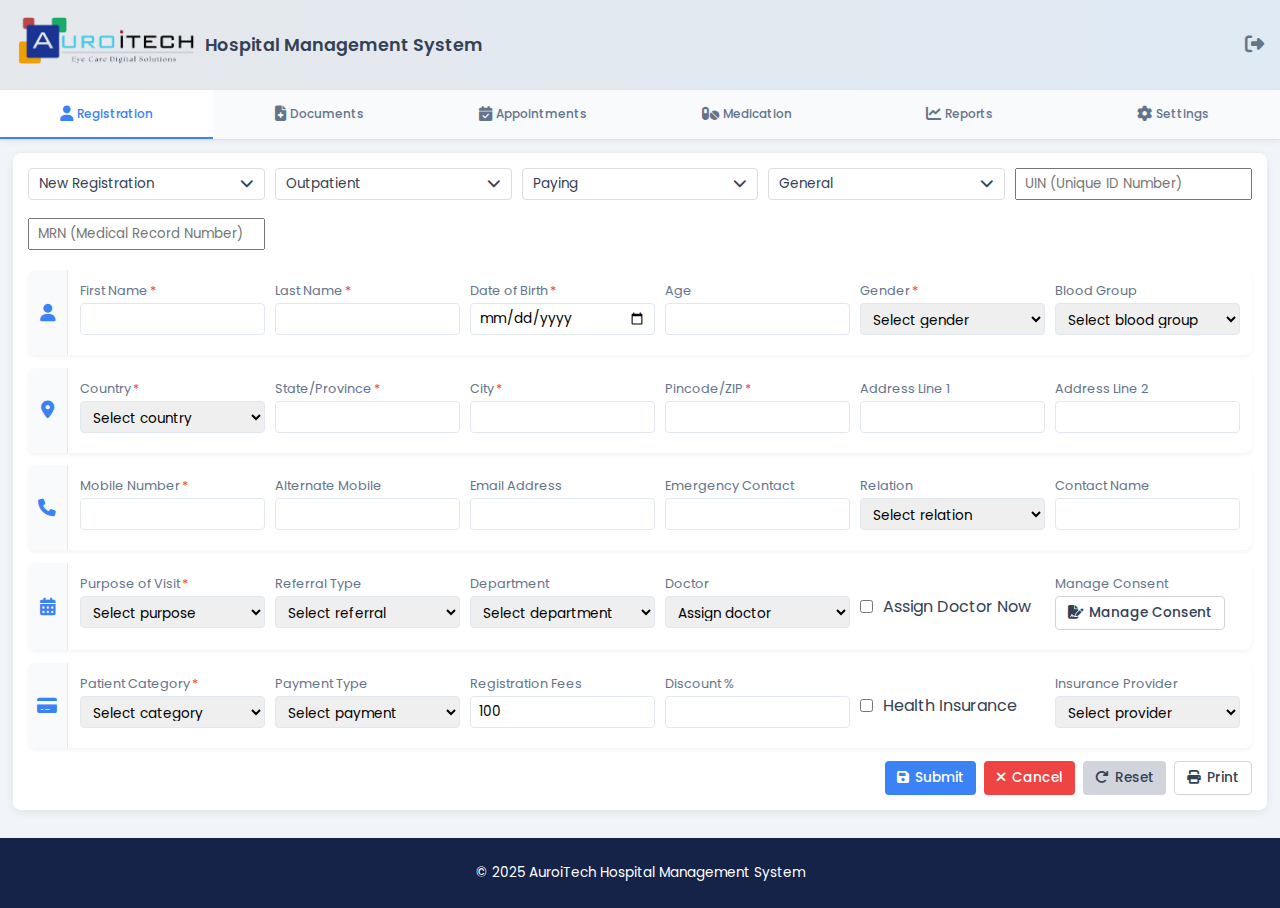
<file: forms.html>
<!DOCTYPE html>
<html lang="en">
<head>
    <meta charset="UTF-8">
    <meta name="viewport" content="width=device-width, initial-scale=1.0">
    <title>Hospital Management System - Patient Registration</title>
    <link rel="preconnect" href="https://fonts.googleapis.com">
    <link rel="preconnect" href="https://fonts.gstatic.com" crossorigin>
    <link href="https://fonts.googleapis.com/css2?family=Poppins:wght@300;400;500;600;700&display=swap" rel="stylesheet">
    <link rel="stylesheet" href="https://cdnjs.cloudflare.com/ajax/libs/font-awesome/6.4.0/css/all.min.css">
    <style>
        * {
            margin: 0;
            padding: 0;
            box-sizing: border-box;
            font-family: 'Poppins', sans-serif;
        }

        body {
            background-color: #f1f5f9;
            color: #334155;
            min-height: 100vh;
            display: flex;
            flex-direction: column;
        }

        /* Header Styles */
        header {
            background: linear-gradient(90deg, #e5e8ec 0%, #dfeaf4 100%);
            box-shadow: 0 2px 5px rgba(0, 0, 0, 0.1);
            padding: 0.8rem 1rem;
            height: 90px;
            border-bottom: 1px solid #e2e8f0;
        }

        .header-content {
            display: flex;
            justify-content: space-between;
            align-items: center;
            height: 100%;
        }

        .logo {
            display: flex;
            align-items: center;
            gap: 10px;
        }

        .logo-icon img {
            height: 50px;
        }

        .logo-text {
            font-size: 1.1rem;
            font-weight: 600;
            color: #334155;
        }

        .date-display {
            cursor: pointer;
            font-size: 1.2rem;
            color: #64748b;
        }

        /* Navigation Tabs */
        .nav-tabs {
            display: grid;
            grid-template-columns: repeat(6, 1fr);
            background-color: #f8fafc;
            padding: 0;
            box-shadow: 0 2px 5px rgba(0, 0, 0, 0.05);
            width: 100%;
            height: 50px;
            border-bottom: 1px solid #d8e3f2;
        }

        .nav-tab {
            padding: 0.5rem 0.2rem;
            cursor: pointer;
            text-align: center;
            display: flex;
            justify-content: center;
            align-items: center;
            gap: 4px;
            border-bottom: 2px solid transparent;
            font-weight: 500;
            color: #64748b;
            font-size: 0.8rem;
            height: 100%;
        }

        .nav-tab.active {
            color: #3b82f6;
            border-bottom-color: #3b82f6;
            background-color: white;
        }

        .nav-tab i {
            font-size: 0.95rem;
        }
        
        .nav-text {
            font-size: 0.75rem;
            white-space: nowrap;
            overflow: hidden;
            text-overflow: ellipsis;
        }
        
        @media (max-width: 576px) {
            .nav-text {
                display: none;
            }
            
            .nav-tab {
                padding: 0.5rem 0;
            }
            
            .nav-tab i {
                font-size: 1rem;
            }
        }

        /* Main Content */
        .main-content {
            padding: 0.8rem;
            flex: 1;
        }

        /* Form Container Wrapper - NEW */
        .all-form-groups {
            background-color: white;
            border-radius: 8px;
            box-shadow: 0 2px 8px rgba(0, 0, 0, 0.08);
            padding: 15px;
            margin-bottom: 15px;
        }

        /* Form Containers */
        .form-container {
            display: grid;
            gap: 10px;
            grid-template-columns: repeat(auto-fit, minmax(220px, 1fr));
            margin-bottom: 12px;
        }

        .dropdown-container {
            position: relative;
        }

        .dropdown-field {
            display: flex;
            justify-content: space-between;
            align-items: center;
            width: 100%;
            padding: 6px 10px;
            background: white;
            border: 1px solid #ddd;
            border-radius: 4px;
            cursor: pointer;
            font-size: 0.85rem;
            height: 32px;
        }

        /* Form Groups */
        .form-group {
            background: white;
            border-radius: 8px;
            box-shadow: 0 2px 4px rgba(0, 0, 0, 0.05);
            overflow: hidden;
            margin-bottom: 0.8rem;
            display: flex;
        }

        .form-group-header {
            padding: 10px;
            display: flex;
            align-items: center;
            justify-content: center;
            background-color: #f8fafc;
            border-right: 1px solid #e2e8f0;
            width: 40px;
        }

        .form-group-header i {
            font-size: 1.1rem;
            color: #3b82f6;
        }

        .form-group-content {
            padding: 12px;
            display: grid;
            grid-template-columns: repeat(auto-fit, minmax(180px, 1fr));
            gap: 10px;
            flex: 1;
        }

        /* Form Fields */
        .form-field {
            margin-bottom: 8px;
        }

        .form-field label {
            display: block;
            margin-bottom: 3px;
            font-size: 0.8rem;
            color: #64748b;
        }

        .form-field input, 
        .form-field select {
            width: 100%;
            padding: 6px 8px;
            border: 1px solid #e2e8f0;
            border-radius: 4px;
            font-size: 0.85rem;
            height: 32px;
        }

        .form-field input:focus, 
        .form-field select:focus {
            outline: none;
            border-color: #3b82f6;
            box-shadow: 0 0 0 2px rgba(59, 130, 246, 0.2);
        }

        /* Required field marker */
        .required::after {
            content: "*";
            color: #ef4444;
            margin-left: 2px;
        }

        /* Buttons */
        .button-group {
            display: flex;
            justify-content: flex-end;
            gap: 8px;
            margin-top: 12px;
        }

        .btn {
            padding: 6px 12px;
            border-radius: 4px;
            border: none;
            font-weight: 500;
            cursor: pointer;
            display: flex;
            align-items: center;
            gap: 6px;
            font-size: 0.85rem;
        }

        .btn-primary {
            background-color: #3b82f6;
            color: white;
        }

        .btn-danger {
            background-color: #ef4444;
            color: white;
        }

        .btn-secondary {
            background-color: #d1d5db;
            color: #334155;
        }

        .btn-outlined {
            background-color: white;
            border: 1px solid #d1d5db;
            color: #334155;
        }

        /* Footer */
        footer {
            text-align: center;
            padding: 0.8rem;
            background-color: #152349;
            color: white;
            font-size: 0.85rem;
            height: 70px;
            display: flex;
            align-items: center;
            justify-content: center;
        }

        /* Checkbox */
        .checkbox-container {
            display: flex;
            align-items: center;
            gap: 10px;
        }

        /* Tooltip for icons */
        .icon-label {
            position: relative;
        }

        .icon-label:hover::after {
            content: attr(data-tooltip);
            position: absolute;
            left: 40px;
            top: 50%;
            transform: translateY(-50%);
            background: #334155;
            color: white;
            padding: 3px 8px;
            border-radius: 4px;
            font-size: 0.75rem;
            white-space: nowrap;
            z-index: 100;
        }
    </style>
</head>
<body>
    <!-- Header -->
    <header>
        <div class="header-content">
            <div class="logo">
                <div class="logo-icon">
                    <img src="AuroiTech_logo.png" alt="AuroiTech Logo">
                </div>
                <span class="logo-text">Hospital Management System</span>
            </div>
            <div class="date-display" title="Sign out">
                <i class="fas fa-sign-out-alt"></i>
            </div>
        </div>
    </header>
    
    <!-- Navigation Tabs -->
    <nav class="nav-tabs">
        <div class="nav-tab active" data-tooltip="Register new patients">
            <i class="fas fa-user"></i>
            <span class="nav-text">Registration</span>
        </div>
        <div class="nav-tab" data-tooltip="Manage patient documents">
            <i class="fas fa-file-medical"></i>
            <span class="nav-text">Documents</span>
        </div>
        <div class="nav-tab" data-tooltip="Schedule and manage appointments">
            <i class="fas fa-calendar-check"></i>
            <span class="nav-text">Appointments</span>
        </div>
        <div class="nav-tab" data-tooltip="Track patient medications">
            <i class="fas fa-pills"></i>
            <span class="nav-text">Medication</span>
        </div>
        <div class="nav-tab" data-tooltip="View reports and analytics">
            <i class="fas fa-chart-line"></i>
            <span class="nav-text">Reports</span>
        </div>
        <div class="nav-tab" data-tooltip="Configure system settings">
            <i class="fas fa-cog"></i>
            <span class="nav-text">Settings</span>
        </div>
    </nav>
    
    <!-- Main Content -->
    <div class="main-content">
        <!-- Wrap everything in a container with white background -->
        <div class="all-form-groups">
            <!-- Top Form Fields -->
            <div class="form-container">
                <div class="dropdown-container">
                    <div class="dropdown-field">
                        <span>New Registration</span>
                        <i class="fas fa-chevron-down"></i>
                    </div>
                </div>
                <div class="dropdown-container">
                    <div class="dropdown-field">
                        <span>Outpatient</span>
                        <i class="fas fa-chevron-down"></i>
                    </div>
                </div>
                <div class="dropdown-container">
                    <div class="dropdown-field">
                        <span>Paying</span>
                        <i class="fas fa-chevron-down"></i>
                    </div>
                </div>
                <div class="dropdown-container">
                    <div class="dropdown-field">
                        <span>General</span>
                        <i class="fas fa-chevron-down"></i>
                    </div>
                </div>
                <input type="text" placeholder="UIN (Unique ID Number)" class="form-field" style="height: 32px; padding: 6px 8px;">
                <input type="text" placeholder="MRN (Medical Record Number)" class="form-field" style="height: 32px; padding: 6px 8px;">
            </div>
            
            <!-- Personal Information -->
            <div class="form-group">
                <div class="form-group-header">
                    <i class="fas fa-user icon-label" data-tooltip="Personal"></i>
                </div>
                <div class="form-group-content">
                    <div class="form-field">
                        <label class="required">First Name</label>
                        <input type="text" required>
                    </div>
                    <div class="form-field">
                        <label class="required">Last Name</label>
                        <input type="text" required>
                    </div>
                    <div class="form-field">
                        <label class="required">Date of Birth</label>
                        <input type="date" required>
                    </div>
                    <div class="form-field">
                        <label>Age</label>
                        <input type="number">
                    </div>
                    <div class="form-field">
                        <label class="required">Gender</label>
                        <select required>
                            <option value="">Select gender</option>
                            <option value="male">Male</option>
                            <option value="female">Female</option>
                            <option value="other">Other</option>
                        </select>
                    </div>
                    <div class="form-field">
                        <label>Blood Group</label>
                        <select>
                            <option value="">Select blood group</option>
                            <option value="a+">A+</option>
                            <option value="a-">A-</option>
                            <option value="b+">B+</option>
                            <option value="b-">B-</option>
                            <option value="ab+">AB+</option>
                            <option value="ab-">AB-</option>
                            <option value="o+">O+</option>
                            <option value="o-">O-</option>
                        </select>
                    </div>
                </div>
            </div>
            
            <!-- Address Information -->
            <div class="form-group">
                <div class="form-group-header">
                    <i class="fas fa-map-marker-alt icon-label" data-tooltip="Address"></i>
                </div>
                <div class="form-group-content">
                    <div class="form-field">
                        <label class="required">Country</label>
                        <select required>
                            <option value="">Select country</option>
                            <option value="us">United States</option>
                            <option value="ca">Canada</option>
                            <option value="uk">United Kingdom</option>
                            <option value="in">India</option>
                        </select>
                    </div>
                    <div class="form-field">
                        <label class="required">State/Province</label>
                        <input type="text" required>
                    </div>
                    <div class="form-field">
                        <label class="required">City</label>
                        <input type="text" required>
                    </div>
                    <div class="form-field">
                        <label class="required">Pincode/ZIP</label>
                        <input type="text" required>
                    </div>
                    <div class="form-field">
                        <label>Address Line 1</label>
                        <input type="text">
                    </div>
                    <div class="form-field">
                        <label>Address Line 2</label>
                        <input type="text">
                    </div>
                </div>
            </div>
            
            <!-- Contact Information -->
            <div class="form-group">
                <div class="form-group-header">
                    <i class="fas fa-phone icon-label" data-tooltip="Contact"></i>
                </div>
                <div class="form-group-content">
                    <div class="form-field">
                        <label class="required">Mobile Number</label>
                        <input type="tel" required>
                    </div>
                    <div class="form-field">
                        <label>Alternate Mobile</label>
                        <input type="tel">
                    </div>
                    <div class="form-field">
                        <label>Email Address</label>
                        <input type="email">
                    </div>
                    <div class="form-field">
                        <label>Emergency Contact</label>
                        <input type="tel">
                    </div>
                    <div class="form-field">
                        <label>Relation</label>
                        <select>
                            <option value="">Select relation</option>
                            <option value="spouse">Spouse</option>
                            <option value="parent">Parent</option>
                            <option value="child">Child</option>
                            <option value="sibling">Sibling</option>
                            <option value="friend">Friend</option>
                            <option value="other">Other</option>
                        </select>
                    </div>
                    <div class="form-field">
                        <label>Contact Name</label>
                        <input type="text">
                    </div>
                </div>
            </div>
            
            <!-- Visit Information -->
            <div class="form-group">
                <div class="form-group-header">
                    <i class="fas fa-calendar-alt icon-label" data-tooltip="Visit"></i>
                </div>
                <div class="form-group-content">
                    <div class="form-field">
                        <label class="required">Purpose of Visit</label>
                        <select required>
                            <option value="">Select purpose</option>
                            <option value="consultation">Consultation</option>
                            <option value="followup">Follow-up</option>
                            <option value="emergency">Emergency</option>
                            <option value="routine">Routine Checkup</option>
                        </select>
                    </div>
                    <div class="form-field">
                        <label>Referral Type</label>
                        <select>
                            <option value="">Select referral</option>
                            <option value="self">Self</option>
                            <option value="doctor">Doctor</option>
                            <option value="insurance">Insurance</option>
                            <option value="hospital">Hospital</option>
                        </select>
                    </div>
                    <div class="form-field">
                        <label>Department</label>
                        <select>
                            <option value="">Select department</option>
                            <option value="cardiology">Cardiology</option>
                            <option value="neurology">Neurology</option>
                            <option value="orthopedics">Orthopedics</option>
                            <option value="pediatrics">Pediatrics</option>
                            <option value="gynecology">Gynecology</option>
                        </select>
                    </div>
                    <div class="form-field">
                        <label>Doctor</label>
                        <select>
                            <option value="">Assign doctor</option>
                        </select>
                    </div>
                    <div class="checkbox-container">
                        <input type="checkbox" id="assign-doctor-now">
                        <label for="assign-doctor-now">Assign Doctor Now</label>
                    </div>
                    <div class="form-field">
                        <label>Manage Consent</label>
                        <button class="btn btn-outlined">
                            <i class="fas fa-file-signature"></i> Manage Consent
                        </button>
                    </div>
                </div>
            </div>
            
            <!-- Payment Information -->
            <div class="form-group">
                <div class="form-group-header">
                    <i class="fas fa-credit-card icon-label" data-tooltip="Payment"></i>
                </div>
                <div class="form-group-content">
                    <div class="form-field">
                        <label class="required">Patient Category</label>
                        <select required>
                            <option value="">Select category</option>
                            <option value="general">General</option>
                            <option value="employee">Employee</option>
                            <option value="vip">VIP</option>
                            <option value="senior">Senior Citizen</option>
                        </select>
                    </div>
                    <div class="form-field">
                        <label>Payment Type</label>
                        <select>
                            <option value="">Select payment</option>
                            <option value="cash">Cash</option>
                            <option value="card">Card</option>
                            <option value="insurance">Insurance</option>
                            <option value="online">Online</option>
                        </select>
                    </div>
                    <div class="form-field">
                        <label>Registration Fees</label>
                        <input type="number" value="100">
                    </div>
                    <div class="form-field">
                        <label>Discount %</label>
                        <input type="number" min="0" max="100">
                    </div>
                    <div class="checkbox-container">
                        <input type="checkbox" id="health-insurance">
                        <label for="health-insurance">Health Insurance</label>
                    </div>
                    <div class="form-field">
                        <label>Insurance Provider</label>
                        <select>
                            <option value="">Select provider</option>
                        </select>
                    </div>
                </div>
            </div>
            
            <!-- Form Buttons -->
            <div class="button-group">
                <button class="btn btn-primary">
                    <i class="fas fa-save"></i> Submit
                </button>
                <button class="btn btn-danger">
                    <i class="fas fa-times"></i> Cancel
                </button>
                <button class="btn btn-secondary">
                    <i class="fas fa-redo"></i> Reset
                </button>
                <button class="btn btn-outlined">
                    <i class="fas fa-print"></i> Print
                </button>
            </div>
        </div>
    </div>
    
    <!-- Footer -->
    <footer>
        <p>© 2025 AuroiTech Hospital Management System</p>
    </footer>
</body>
</html>
</file>
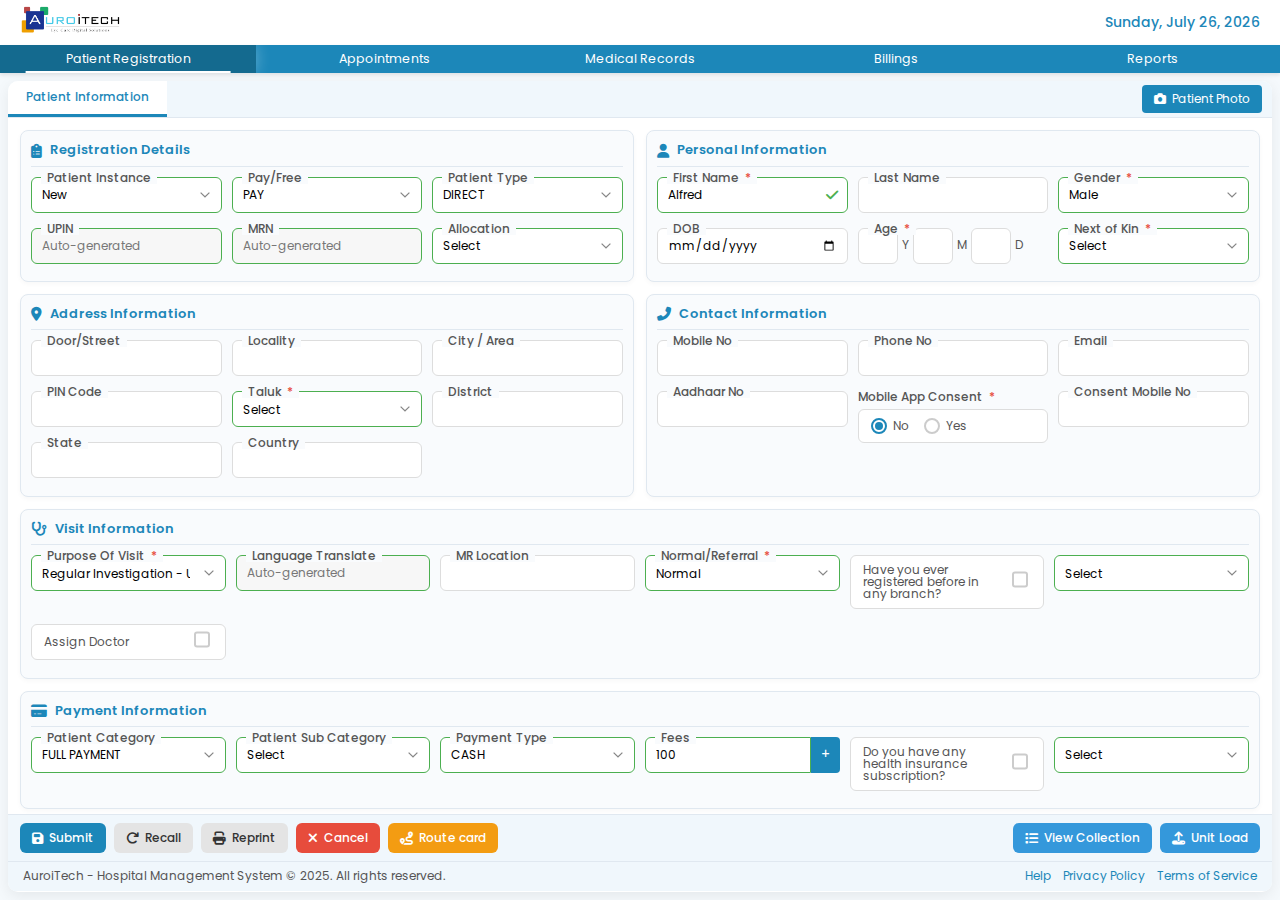
<file: Grid.html>
<!DOCTYPE html>
<html lang="en">
<head>
    <meta charset="UTF-8">
    <meta name="viewport" content="width=device-width, initial-scale=1.0">
    <title>AUROiTECH - Patient Registration</title>
    <!-- Import Poppins font from Google Fonts -->
    <link rel="stylesheet" href="https://cdnjs.cloudflare.com/ajax/libs/font-awesome/6.5.1/css/all.min.css">
    <link rel="stylesheet" href="https://fonts.googleapis.com/css2?family=Poppins:wght@300;400;500;600;700&display=swap">
    <style>
        * {
            box-sizing: border-box;
            margin: 0;
            padding: 0;
            font-family: 'Poppins', sans-serif;
        }
        
        body {
            background-color: #f5f9fc;
            color: #333;
            font-size: 13px;
            height: 100vh;
            display: flex;
            flex-direction: column;
            overflow: hidden;
            line-height: 1.4;
        }
        
        header {
            background-color: #ffffff;
            padding: 6px 20px;
            display: flex;
            justify-content: space-between;
            align-items: center;
            box-shadow: 0 2px 8px rgba(0,0,0,0.08);
            font-weight: 500;
        }
        
        .logo {
            height: 28px;
            width: auto;
        }
        
        .date {
            font-size: 14px;
            color: #1c87b9;
            font-weight: 500;
        }
        
        /* Navigation Bar Styles */
        nav {
            background-color: #1c87b9;
            overflow: hidden;
            box-shadow: 0 2px 4px rgba(0,0,0,0.1);
        }
        
        nav ul {
            margin: 0;
            padding: 0;
            list-style-type: none;
            display: flex;
            width: 100%;
            justify-content: space-between;
        }
        
        nav li {
            flex: 1;
            position: relative;
        }
        
        nav li a {
            display: block;
            color: white;
            text-align: center;
            padding: 5px 16px;
            text-decoration: none;
            transition: all 0.3s ease;
            width: 100%;
            box-sizing: border-box;
            overflow: hidden;
            font-size: 12.5px;
        }
        
        nav li a::after {
            content: '';
            position: absolute;
            bottom: 0;
            left: 50%;
            width: 0;
            height: 2px;
            background-color: white;
            transition: all 0.3s ease;
            transform: translateX(-50%);
        }
        
        nav li a:hover::after {
            width: 80%;
        }
        
        nav li a:hover {
            background-color: #146a8f;
            transform: translateY(-2px);
            box-shadow: 0 4px 8px rgba(0,0,0,0.2);
        }
        
        nav li a.active {
            background-color: #146a8f;
            box-shadow: 0 0 15px rgba(255,255,255,0.3);
        }
        
        nav li a.active::after {
            width: 80%;
            background-color: white;
        }
        
        /* Patient Form Styles */
        .form-container {
            flex: 1;
            margin: 8px;
            background: #fff;
            border-radius: 10px;
            box-shadow: 0 4px 15px rgba(0,0,0,0.07);
            overflow: hidden;
            display: flex;
            flex-direction: column;
        }
        
        .form-tabs {
            display: flex;
            background: #f0f7fc;
            border-bottom: 1px solid #e0e8f0;
            min-height: 36px;
        }
        
        .form-tab {
            padding: 8px 18px;
            cursor: pointer;
            transition: all 0.3s;
            font-weight: 500;
            color: #555;
            font-size: 12px;
            position: relative;
        }
        
        .form-tab.active {
            background: white;
            color: #1c87b9;
            border-bottom: 3px solid #1c87b9;
        }
        
        .form-tab:hover:not(.active) {
            background: #e8f4fc;
        }
        
        .photo-btn {
            margin-left: auto;
            padding: 6px 12px;
            background: #1c87b9;
            color: white;
            border-radius: 4px;
            cursor: pointer;
            display: flex;
            align-items: center;
            gap: 6px;
            font-size: 12px;
            margin-right: 10px;
            margin-top: 4px;
            margin-bottom: 4px;
            transition: all 0.2s;
        }
        
        .photo-btn:hover {
            background: #146a8f;
            transform: translateY(-1px);
        }
        
        .form-content {
            padding: 12px;
            flex: 1;
            display: grid;
            grid-template-columns: repeat(2, 1fr);
            grid-gap: 12px;
            overflow-y: auto;
            max-height: calc(100vh - 180px);
        }
        
        .tile {
            background: #f9fbfd;
            border-radius: 8px;
            padding: 10px;
            border: 1px solid #e0e8f0;
            box-shadow: 0 2px 5px rgba(0,0,0,0.03);
            transition: all 0.2s;
        }
        
        .tile:hover {
            box-shadow: 0 4px 10px rgba(0,0,0,0.06);
            border-color: #cde0f0;
        }
        
        .tile-header {
            margin-bottom: 10px;
            padding-bottom: 6px;
            border-bottom: 1px solid #e0e8f0;
            color: #1c87b9;
            font-weight: 600;
            font-size: 13px;
            display: flex;
            align-items: center;
            gap: 8px;
        }
        
        .tile-header i {
            font-size: 14px;
        }
        
        .tile-content {
            display: grid;
            grid-template-columns: repeat(auto-fill, minmax(180px, 1fr));
            grid-gap: 10px;
        }
        
        .form-group {
            min-width: 0;
            position: relative;
            margin-bottom: 5px;
        }
        
        .form-group label {
            position: absolute;
            top: -5px;
            left: 10px;
            background-color: #f9fbfd;
            padding: 0 6px;
            font-weight: 500;
            color: #555;
            font-size: 12px;
            z-index: 1;
            line-height: 1;
            transition: all 0.2s;
        }
        
        .tile:hover .form-group label {
            color: #1c87b9;
        }
        
        .form-group label .required {
            color: #e74c3c;
            margin-left: 3px;
        }
        
        .form-control {
            width: 100%;
            padding: 8px 10px;
            border: 1px solid #ddd;
            border-radius: 6px;
            transition: all 0.3s;
            font-family: 'Poppins', sans-serif;
            font-size: 12px;
            height: 36px;
            background-color: #fff;
        }
        
        .form-control:focus {
            border-color: #1c87b9;
            outline: none;
            box-shadow: 0 0 0 3px rgba(28, 135, 185, 0.1);
            background-color: #f0f9ff;
        }
        
        .form-control:hover:not(:focus) {
            border-color: #b8d0e0;
        }
        
        /* Validation indicator */
        .form-group.validated .form-control {
            padding-right: 35px;
            border-color: #4CAF50;
        }
        
        .validation-icon {
            position: absolute;
            right: 10px;
            top: 50%;
            transform: translateY(-50%);
            color: #4CAF50;
            display: none;
            font-size: 14px;
        }
        
        .form-group.validated .validation-icon {
            display: block;
        }
        
        select.form-control {
            appearance: none;
            background-image: url("data:image/svg+xml,%3Csvg xmlns='http://www.w3.org/2000/svg' width='12' height='12' viewBox='0 0 12 12'%3E%3Cpath fill='%23888' d='M6 8.825L1.175 4 2.05 3.125 6 7.075 9.95 3.125 10.825 4 6 8.825z'/%3E%3C/svg%3E");
            background-repeat: no-repeat;
            background-position: right 10px center;
            padding-right: 30px;
        }
        
        .auto-gen {
            background-color: #f7f7f7;
            color: #777;
        }
        
        .small-input {
            width: 50px;
            text-align: center;
        }
        
        /* Checkbox field styling */
        .checkbox-field {
            position: relative;
            padding-top: 0;
            min-height: 36px;
            display: flex;
            flex-direction: column;
            justify-content: center;
            background-color: #fff;
            border: 1px solid #ddd;
            border-radius: 6px;
            padding: 8px 40px 8px 12px;
            transition: all 0.3s;
        }
        
        .checkbox-field:hover {
            border-color: #b8d0e0;
        }
        
        .checkbox-field label {
            position: relative;
            top: 0;
            left: 0;
            background-color: transparent;
            padding: 0;
            margin-bottom: 0;
            display: block;
            font-size: 12px;
            color: #555;
            font-weight: 400;
        }
        
        .checkbox-container {
            position: absolute;
            top: 50%;
            right: 15px;
            transform: translateY(-50%);
        }
        
        /* Custom checkbox styling */
        .checkbox-container input[type="checkbox"] {
            -webkit-appearance: none;
            appearance: none;
            width: 16px;
            height: 16px;
            border: 2px solid #ccc;
            border-radius: 3px;
            outline: none;
            transition: all 0.2s;
            position: relative;
            cursor: pointer;
        }
        
        .checkbox-container input[type="checkbox"]:checked {
            background-color: #1c87b9;
            border-color: #1c87b9;
        }
        
        .checkbox-container input[type="checkbox"]:checked::after {
            content: '✓';
            position: absolute;
            color: white;
            font-size: 12px;
            top: -2px;
            left: 2px;
        }
        
        .checkbox-container input[type="checkbox"]:hover {
            border-color: #1c87b9;
        }
        
        /* Radio field styling */
        .radio-field {
            position: relative;
            margin-bottom: 8px;
        }
        
        .radio-field label {
            position: relative;
            top: 0;
            left: 0;
            background-color: transparent;
            padding: 0;
            margin-bottom: 6px;
            display: block;
            font-size: 12px;
            color: #555;
            font-weight: 500;
        }
        
        .radio-group {
            display: flex;
            gap: 15px;
            background-color: #fff;
            border: 1px solid #ddd;
            border-radius: 6px;
            padding: 8px 12px;
        }
        
        .radio-option {
            display: flex;
            align-items: center;
            gap: 6px;
        }
        
        .radio-option label {
            margin-bottom: 0;
            font-weight: normal;
        }
        
        /* Custom radio button styling */
        .radio-option input[type="radio"] {
            -webkit-appearance: none;
            appearance: none;
            width: 16px;
            height: 16px;
            border: 2px solid #ccc;
            border-radius: 50%;
            outline: none;
            transition: all 0.2s;
            position: relative;
            cursor: pointer;
        }
        
        .radio-option input[type="radio"]:checked {
            border-color: #1c87b9;
        }
        
        .radio-option input[type="radio"]:checked::after {
            content: '';
            position: absolute;
            width: 8px;
            height: 8px;
            background-color: #1c87b9;
            border-radius: 50%;
            top: 50%;
            left: 50%;
            transform: translate(-50%, -50%);
        }
        
        .radio-option input[type="radio"]:hover {
            border-color: #1c87b9;
        }
        
        .fee-input {
            display: flex;
            align-items: center;
        }
        
        .fee-input input {
            border-top-right-radius: 0;
            border-bottom-right-radius: 0;
        }
        
        .fee-input button {
            background: #1c87b9;
            color: white;
            border: none;
            height: 36px;
            width: 36px;
            border-top-right-radius: 4px;
            border-bottom-right-radius: 4px;
            cursor: pointer;
        }
        
        .action-buttons {
            display: flex;
            gap: 8px;
            padding: 8px 12px;
            background: #f0f7fc;
            border-top: 1px solid #e0e8f0;
        }
        
        .btn {
            padding: 6px 12px;
            border-radius: 6px;
            border: none;
            cursor: pointer;
            font-weight: 500;
            transition: all 0.2s;
            font-size: 12px;
            display: flex;
            align-items: center;
            gap: 6px;
        }
        
        .btn i {
            font-size: 13px;
        }
        
        .btn-primary {
            background: #1c87b9;
            color: white;
        }
        
        .btn-primary:hover {
            background: #146a8f;
            transform: translateY(-1px);
            box-shadow: 0 2px 5px rgba(0,0,0,0.1);
        }
        
        .btn-secondary {
            background: #e4e4e4;
            color: #333;
        }
        
        .btn-secondary:hover {
            background: #d0d0d0;
            transform: translateY(-1px);
            box-shadow: 0 2px 5px rgba(0,0,0,0.1);
        }
        
        .btn-danger {
            background: #e74c3c;
            color: white;
        }
        
        .btn-danger:hover {
            background: #c0392b;
            transform: translateY(-1px);
            box-shadow: 0 2px 5px rgba(0,0,0,0.1);
        }
        
        .btn-info {
            background: #3498db;
            color: white;
        }
        
        .btn-info:hover {
            background: #2980b9;
            transform: translateY(-1px);
            box-shadow: 0 2px 5px rgba(0,0,0,0.1);
        }
        
        .btn-warning {
            background: #f39c12;
            color: white;
        }
        
        .btn-warning:hover {
            background: #d35400;
            transform: translateY(-1px);
            box-shadow: 0 2px 5px rgba(0,0,0,0.1);
        }
        
        /* Spacer for flex layouts */
        .spacer {
            flex: 1;
        }
        
        .col-span-2 {
            grid-column: span 2;
        }
        
        /* Photo modal styles */
        .modal {
            display: none;
            position: fixed;
            z-index: 100;
            left: 0;
            top: 0;
            width: 100%;
            height: 100%;
            background-color: rgba(0,0,0,0.5);
            align-items: center;
            justify-content: center;
        }
        
        .modal-content {
            background-color: #fff;
            padding: 15px;
            border-radius: 8px;
            width: 320px;
            box-shadow: 0 4px 20px rgba(0,0,0,0.2);
        }
        
        .modal-header {
            display: flex;
            justify-content: space-between;
            align-items: center;
            margin-bottom: 12px;
        }
        
        .close {
            font-size: 22px;
            font-weight: bold;
            cursor: pointer;
        }
        
        .photo-identity {
            display: flex;
            flex-direction: column;
            align-items: center;
            justify-content: center;
            padding: 15px;
            border: 1px dashed #ccc;
            border-radius: 8px;
            margin: 8px 0;
            height: 200px;
        }
        
        .avatar-placeholder {
            width: 120px;
            height: 120px;
            background-color: #eee;
            border-radius: 50%;
            display: flex;
            align-items: center;
            justify-content: center;
            margin-bottom: 12px;
        }
        
        .avatar-placeholder i {
            font-size: 50px;
            color: #bbb;
        }
        
        .modal-footer {
            display: flex;
            justify-content: flex-end;
            gap: 8px;
            margin-top: 12px;
        }
        
        /* Age input with YMD layout */
        .age-input-container {
            display: flex;
            align-items: center;
            gap: 4px;
            margin-top: 0px;
        }
        
        .age-input {
            width: 40px;
            text-align: center;
            padding: 8px 5px;
        }
        
        .age-label {
            font-size: 12px;
            color: #555;
        }
        
        /* Footer styles */
        .footer {
            background-color: #f0f7fc;
            padding: 6px 15px;
            text-align: center;
            font-size: 12px;
            color: #555;
            border-top: 1px solid #e0e8f0;
            display: flex;
            justify-content: space-between;
            align-items: center;
        }
        
        .footer-links {
            display: flex;
            gap: 12px;
        }
        
        .footer-links a {
            color: #1c87b9;
            text-decoration: none;
            transition: color 0.2s;
        }
        
        .footer-links a:hover {
            color: #146a8f;
            text-decoration: underline;
        }
        
        /* Ensure no scrollbars */
        .form-content {
            overflow-y: auto;
            max-height: calc(100vh - 180px);
            padding-bottom: 5px;
        }
        
        /* Specific to checkboxes and radios */
        input[type="checkbox"], input[type="radio"] {
            width: 14px;
            height: 14px;
            cursor: pointer;
        }
        
        /* Responsive adjustments for different screen sizes */
        @media screen and (max-height: 768px) {
            .form-content {
                grid-gap: 10px;
                padding: 10px;
            }
            
            .tile {
                padding: 8px;
            }
            
            .tile-content {
                grid-gap: 8px;
            }
        }
        
        @media screen and (max-height: 680px) {
            body {
                font-size: 12px;
            }
            
            .header {
                padding: 4px 20px;
            }
            
            .logo {
                height: 24px;
            }
            
            .form-control {
                height: 32px;
                padding: 6px 8px;
            }
            
            .checkbox-field, .radio-group {
                min-height: 32px;
                padding: 6px 40px 6px 12px;
            }
            
            .fee-input button {
                height: 32px;
                width: 32px;
            }
        }
    </style>
</head>
<body>
    <header>
        <div class="logo-container">
            <img src="AuroiTech_logo.png" alt="AUROiTECH Logo" class="logo">
        </div>
        <div class="date" id="current-date"></div>
    </header>
    
    <nav>
        <ul>
            <li><a href="#" class="active">Patient Registration</a></li>
            <li><a href="#">Appointments</a></li>
            <li><a href="#">Medical Records</a></li>
            <li><a href="#">Billings</a></li>
            <li><a href="#">Reports</a></li>
        </ul>
    </nav>
    
    <div class="form-container">
        <div class="form-tabs">
            <div class="form-tab active">Patient Information</div>
            <div class="photo-btn" id="open-photo-modal">
                <i class="fas fa-camera"></i> Patient Photo
            </div>
        </div>
        
        <div class="form-content">
            <!-- Registration Details Tile -->
            <div class="tile">
                <div class="tile-header">
                    <i class="fas fa-clipboard-list"></i> Registration Details
                </div>
                <div class="tile-content">
                    <div class="form-group">
                        <label>Patient Instance</label>
                        <select class="form-control">
                            <option selected>New</option>
                            <option>Returning</option>
                            <option>Transfer</option>
                        </select>
                    </div>
                    
                    <div class="form-group">
                        <label>Pay/Free</label>
                        <select class="form-control">
                            <option selected>PAY</option>
                            <option>FREE</option>
                        </select>
                    </div>
                    
                    <div class="form-group">
                        <label>Patient Type</label>
                        <select class="form-control">
                            <option selected>DIRECT</option>
                            <option>REFERRAL</option>
                            <option>EMERGENCY</option>
                        </select>
                    </div>
                    
                    <div class="form-group">
                        <label>UPIN</label>
                        <input type="text" class="form-control auto-gen" value="Auto-generated" readonly>
                    </div>
                    
                    <div class="form-group">
                        <label>MRN</label>
                        <input type="text" class="form-control auto-gen" value="Auto-generated" readonly>
                    </div>
                    
                    <div class="form-group">
                        <label>Allocation</label>
                        <select class="form-control">
                            <option selected>Select</option>
                            <option>General</option>
                            <option>Special</option>
                        </select>
                    </div>
                </div>
            </div>
            
            <!-- Personal Information Tile -->
            <div class="tile">
                <div class="tile-header">
                    <i class="fas fa-user"></i> Personal Information
                </div>
                <div class="tile-content">
                    <div class="form-group validated">
                        <label>First Name <span class="required">*</span></label>
                        <input type="text" class="form-control" value="Alfred" required>
                        <i class="fas fa-check validation-icon"></i>
                    </div>
                    
                    <div class="form-group">
                        <label>Last Name</label>
                        <input type="text" class="form-control">
                    </div>
                    
                    <div class="form-group">
                        <label>Gender <span class="required">*</span></label>
                        <select class="form-control">
                            <option>Male</option>
                            <option>Female</option>
                            <option>Other</option>
                        </select>
                    </div>
                    
                    <div class="form-group">
                        <label>DOB</label>
                        <input type="date" class="form-control">
                    </div>
                    
                    <div class="form-group">
                        <label>Age <span class="required">*</span></label>
                        <div class="age-input-container">
                            <input type="text" class="form-control age-input" placeholder="">
                            <span class="age-label">Y</span>
                            <input type="text" class="form-control age-input" placeholder="">
                            <span class="age-label">M</span>
                            <input type="text" class="form-control age-input" placeholder="">
                            <span class="age-label">D</span>
                        </div>
                    </div>
                    
                    <div class="form-group">
                        <label>Next of Kin <span class="required">*</span></label>
                        <select class="form-control">
                            <option selected>Select</option>
                            <option>Father</option>
                            <option>Mother</option>
                            <option>Spouse</option>
                            <option>Son</option>
                            <option>Daughter</option>
                            <option>Other</option>
                        </select>
                    </div>
                </div>
            </div>
            
            <!-- Address Information Tile -->
            <div class="tile">
                <div class="tile-header">
                    <i class="fas fa-map-marker-alt"></i> Address Information
                </div>
                <div class="tile-content">
                    <div class="form-group">
                        <label>Door/Street</label>
                        <input type="text" class="form-control">
                    </div>
                    
                    <div class="form-group">
                        <label>Locality</label>
                        <input type="text" class="form-control">
                    </div>
                    
                    <div class="form-group">
                        <label>City / Area</label>
                        <input type="text" class="form-control">
                    </div>
                    
                    <div class="form-group">
                        <label>PIN Code</label>
                        <input type="text" class="form-control">
                    </div>
                    
                    <div class="form-group">
                        <label>Taluk <span class="required">*</span></label>
                        <select class="form-control">
                            <option selected>Select</option>
                        </select>
                    </div>
                    
                    <div class="form-group">
                        <label>District</label>
                        <input type="text" class="form-control">
                    </div>
                    
                    <div class="form-group">
                        <label>State</label>
                        <input type="text" class="form-control">
                    </div>
                    
                    <div class="form-group">
                        <label>Country</label>
                        <input type="text" class="form-control">
                    </div>
                </div>
            </div>
            
            <!-- Contact Information Tile -->
            <div class="tile">
                <div class="tile-header">
                    <i class="fas fa-phone-alt"></i> Contact Information
                </div>
                <div class="tile-content">
                    <div class="form-group">
                        <label>Mobile No</label>
                        <input type="tel" class="form-control">
                    </div>
                    
                    <div class="form-group">
                        <label>Phone No</label>
                        <input type="tel" class="form-control">
                    </div>
                    
                    <div class="form-group">
                        <label>Email</label>
                        <input type="email" class="form-control">
                    </div>
                    
                    <div class="form-group">
                        <label>Aadhaar No</label>
                        <input type="text" class="form-control">
                    </div>
                    
                    <div class="form-group radio-field">
                        <label>Mobile App Consent <span class="required">*</span></label>
                        <div class="radio-group">
                            <div class="radio-option">
                                <input type="radio" id="consent-no" name="app-consent" checked>
                                <label for="consent-no">No</label>
                            </div>
                            <div class="radio-option">
                                <input type="radio" id="consent-yes" name="app-consent">
                                <label for="consent-yes">Yes</label>
                            </div>
                        </div>
                    </div>
                    
                    <div class="form-group">
                        <label>Consent Mobile No</label>
                        <input type="tel" class="form-control">
                    </div>
                </div>
            </div>
            
            <!-- Visit Information Tile -->
            <div class="tile col-span-2">
                <div class="tile-header">
                    <i class="fas fa-stethoscope"></i> Visit Information
                </div>
                <div class="tile-content">
                    <div class="form-group">
                        <label>Purpose Of Visit <span class="required">*</span></label>
                        <select class="form-control">
                            <option>Regular Investigation - Units</option>
                            <option>Consultation</option>
                            <option>Follow-up</option>
                            <option>Surgery</option>
                        </select>
                    </div>
                    
                    <div class="form-group">
                        <label>Language Translate</label>
                        <input type="text" class="form-control auto-gen" value="Auto-generated" readonly>
                    </div>
                    
                    <div class="form-group">
                        <label>MR Location</label>
                        <input type="text" class="form-control">
                    </div>
                    
                    <div class="form-group">
                        <label>Normal/Referral <span class="required">*</span></label>
                        <select class="form-control">
                            <option selected>Normal</option>
                            <option>Referral</option>
                        </select>
                    </div>
                    
                    <div class="form-group checkbox-field">
                        <label>Have you ever registered before in any branch?</label>
                        <div class="checkbox-container">
                            <input type="checkbox" id="registered-before">
                        </div>
                    </div>
                    
                    <div class="form-group">
                        <select class="form-control">
                            <option selected>Select</option>
                        </select>
                    </div>
                    
                    <div class="form-group checkbox-field">
                        <label>Assign Doctor</label>
                        <div class="checkbox-container">
                            <input type="checkbox" id="assign-doctor">
                        </div>
                    </div>
                </div>
            </div>
            
            <!-- Payment Information Tile -->
            <div class="tile col-span-2">
                <div class="tile-header">
                    <i class="fas fa-credit-card"></i> Payment Information
                </div>
                <div class="tile-content">
                    <div class="form-group">
                        <label>Patient Category</label>
                        <select class="form-control">
                            <option selected>FULL PAYMENT</option>
                            <option>PARTIAL PAYMENT</option>
                            <option>INSURANCE</option>
                        </select>
                    </div>
                    
                    <div class="form-group">
                        <label>Patient Sub Category</label>
                        <select class="form-control">
                            <option selected>Select</option>
                        </select>
                    </div>
                    
                    <div class="form-group">
                        <label>Payment Type</label>
                        <select class="form-control">
                            <option selected>CASH</option>
                            <option>CARD</option>
                            <option>UPI</option>
                            <option>INSURANCE</option>
                        </select>
                    </div>
                    
                    <div class="form-group">
                        <label>Fees</label>
                        <div class="fee-input">
                            <input type="text" class="form-control" value="100">
                            <button type="button">+</button>
                        </div>
                    </div>
                    
                    <div class="form-group checkbox-field">
                        <label>Do you have any health insurance subscription?</label>
                        <div class="checkbox-container">
                            <input type="checkbox" id="insurance">
                        </div>
                    </div>
                    
                    <div class="form-group">
                        <select class="form-control">
                            <option selected>Select</option>
                        </select>
                    </div>
                </div>
            </div>
        </div>
        
        <div class="action-buttons">
            <button type="submit" class="btn btn-primary"><i class="fas fa-save"></i> Submit</button>
            <button type="button" class="btn btn-secondary"><i class="fas fa-redo"></i> Recall</button>
            <button type="button" class="btn btn-secondary"><i class="fas fa-print"></i> Reprint</button>
            <button type="button" class="btn btn-danger"><i class="fas fa-times"></i> Cancel</button>
            <button type="button" class="btn btn-warning"><i class="fas fa-route"></i> Route card</button>
            <div class="spacer"></div>
            <button type="button" class="btn btn-info"><i class="fas fa-list"></i> View Collection</button>
            <button type="button" class="btn btn-info"><i class="fas fa-upload"></i> Unit Load</button>
        </div>
        
        <!-- Added footer -->
        <div class="footer">
            <p>AuroiTech - Hospital Management System © 2025. All rights reserved.</p>
            <div class="footer-links">
                <a href="#">Help</a>
                <a href="#">Privacy Policy</a>
                <a href="#">Terms of Service</a>
            </div>
        </div>
    </div>
    
    <!-- Photo Modal -->
    <div id="photo-modal" class="modal">
        <div class="modal-content">
            <div class="modal-header">
                <h3>Patient Photo</h3>
                <span class="close" id="close-photo-modal">&times;</span>
            </div>
            <div class="photo-identity">
                <div class="avatar-placeholder">
                    <i class="fas fa-user"></i>
                </div>
                <span>Click to upload</span>
            </div>
            <div class="modal-footer">
                <button class="btn btn-secondary" id="cancel-photo">Cancel</button>
                <button class="btn btn-primary">Save Photo</button>
            </div>
        </div>
    </div>
    
    <script>
        // JavaScript to display the current date
        function formatDate(date) {
            const options = { 
                weekday: 'long', 
                year: 'numeric', 
                month: 'long', 
                day: 'numeric' 
            };
            return date.toLocaleDateString('en-US', options);
        }
        
        document.getElementById('current-date').textContent = formatDate(new Date());
        
        // Form tab switching
        const tabs = document.querySelectorAll('.form-tab');
        tabs.forEach(tab => {
            tab.addEventListener('click', function() {
                tabs.forEach(t => t.classList.remove('active'));
                this.classList.add('active');
            });
        });
        
        // Photo modal functionality
        const modal = document.getElementById('photo-modal');
        const openModalBtn = document.getElementById('open-photo-modal');
        const closeModalBtn = document.getElementById('close-photo-modal');
        const cancelBtn = document.getElementById('cancel-photo');
        
        openModalBtn.addEventListener('click', function() {
            modal.style.display = 'flex';
        });
        
        closeModalBtn.addEventListener('click', function() {
            modal.style.display = 'none';
        });
        
        cancelBtn.addEventListener('click', function() {
            modal.style.display = 'none';
        });
        
        window.addEventListener('click', function(event) {
            if (event.target == modal) {
                modal.style.display = 'none';
            }
        });
        
        // Set initial values and validation
        document.addEventListener('DOMContentLoaded', function() {
            // Function to validate input fields
            const validateField = function(input) {
                const parent = input.closest('.form-group');
                if (input.value.trim() !== '') {
                    parent.classList.add('validated');
                } else {
                    parent.classList.remove('validated');
                }
            };
            
            // Add event listeners to all input fields
            document.querySelectorAll('.form-control').forEach(input => {
                input.addEventListener('blur', function() {
                    validateField(this);
                });
                
                input.addEventListener('focus', function() {
                    // Add a subtle animation
                    this.style.transition = 'transform 0.2s ease';
                    this.style.transform = 'scale(1.01)';
                    
                    // Find the label for this input
                    const parent = this.closest('.form-group');
                    const label = parent ? parent.querySelector('label') : null;
                    if (label) {
                        label.style.color = '#1c87b9';
                        label.style.fontWeight = '600';
                    }
                });
                
                input.addEventListener('blur', function() {
                    // Reset the animation
                    this.style.transform = 'scale(1)';
                    
                    // Find the label for this input
                    const parent = this.closest('.form-group');
                    const label = parent ? parent.querySelector('label') : null;
                    if (label) {
                        label.style.color = '';
                        label.style.fontWeight = '';
                    }
                });
                
                // Initial validation for pre-filled fields
                validateField(input);
            });
            
            // Ensure no scrollbar appears by adjusting content
            const adjustContentHeight = function() {
                const viewportHeight = window.innerHeight;
                const headerHeight = document.querySelector('header').offsetHeight;
                const navHeight = document.querySelector('nav').offsetHeight;
                const formTabsHeight = document.querySelector('.form-tabs').offsetHeight;
                const buttonsHeight = document.querySelector('.action-buttons').offsetHeight;
                const footerHeight = document.querySelector('.footer').offsetHeight;
                
                const availableHeight = viewportHeight - headerHeight - navHeight - formTabsHeight - buttonsHeight - footerHeight - 20; // 20px for margins
                
                document.querySelector('.form-content').style.maxHeight = availableHeight + 'px';
            };
            
            // Adjust height on load and resize
            adjustContentHeight();
            window.addEventListener('resize', adjustContentHeight);
        });
    </script>
</body>
</html>
</file>
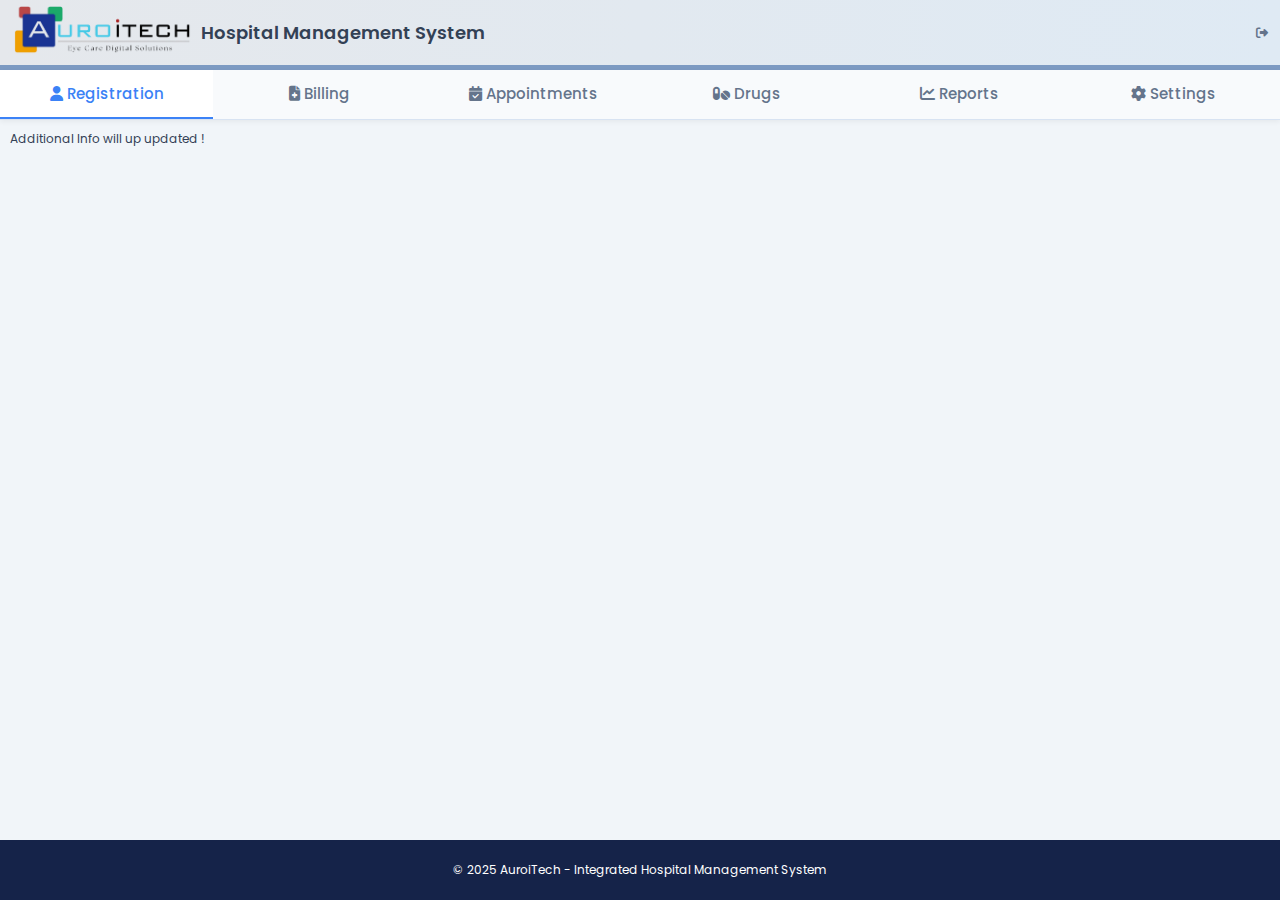
<file: reg.html>
<!DOCTYPE html>
<html lang="en">
<head>
    <meta charset="UTF-8">
    <meta name="viewport" content="width=device-width, initial-scale=1.0">
    <title>Hospital Management System - Patient Registration</title>
    <link rel="preconnect" href="https://fonts.googleapis.com">
    <link rel="preconnect" href="https://fonts.gstatic.com" crossorigin>
    <link href="https://fonts.googleapis.com/css2?family=Poppins:wght@300;400;500;600;700&display=swap" rel="stylesheet">
    <link rel="stylesheet" href="https://cdnjs.cloudflare.com/ajax/libs/font-awesome/6.4.0/css/all.min.css">
    <style>
        * {
            margin: 0;
            padding: 0;
            box-sizing: border-box;
            font-family: 'Poppins', sans-serif;
            font-size: 12px;
        }

        body {
            background-color: #f1f5f9;
            color: #334155;
            min-height: 100vh;
            display: flex;
            flex-direction: column;
        }

        /* Header Styles */
        header {
            background: linear-gradient(90deg, #e5e8ec 0%, #dfeaf4 100%);
            box-shadow: 0 2px 5px rgba(0, 0, 0, 0.1);
            padding: 0.8rem 1rem;
            height: 70px;
            border-bottom: 5px solid #7c9ac2;
        }

        .header-content {
            display: flex;
            justify-content: space-between;
            align-items: center;
            height: 100%;
        }

        .logo {
            display: flex;
            align-items: center;
            gap: 10px;
        }

        .logo-icon img {
            height: 50px;
        }

        .logo-text {
            font-size: 18px;
            font-weight: 600;
            color: #334155;
        }

        .date-display {
            cursor: pointer;
            font-size: 1.2rem;
            color: #64748b;
        }

        /* Navigation Tabs */
        .nav-tabs {
            display: grid;
            grid-template-columns: repeat(6, 1fr);
            background-color: #f8fafc;
            padding: 0;
            box-shadow: 0 2px 5px rgba(0, 0, 0, 0.05);
            width: 100%;
            height: 50px;
            border-bottom: 1px solid #d8e3f2;
        }

        .nav-tab {
            padding: 0.5rem 0.2rem;
            cursor: pointer;
            text-align: center;
            display: flex;
            justify-content: center;
            align-items: center;
            gap: 4px;
            border-bottom: 2px solid transparent;
            font-weight: 500;
            color: #64748b;
            font-size: 15px;
            height: 100%;
        }

        .nav-tab.active {
            color: #3b82f6;
            border-bottom-color: #3b82f6;
            background-color: white;
        }

        .nav-tab i {
            font-size: 15px;
        }
        
        .nav-text {
            font-size: 15px;
            white-space: nowrap;
            overflow: hidden;
            text-overflow: ellipsis;
        }
        
        @media (max-width: 576px) {
            .nav-text {
                display: none;
            }
            
            .nav-tab {
                padding: 0.5rem 0;
            }
            
            .nav-tab i {
                font-size: 15px;
            }
        }

        /* Main Content */
        .main-content {
            padding: 0.8rem;
            flex: 1;
        }

        /* Form Container Wrapper */
        .all-form-groups {
            background-color: white;
            border-radius: 8px;
            box-shadow: 0 2px 8px rgba(0, 0, 0, 0.08);
            padding: 15px;
            margin-bottom: 15px;
        }

        /* Form Containers */
        .form-container {
            display: grid;
            gap: 10px;
            grid-template-columns: repeat(auto-fit, minmax(220px, 1fr));
            margin-bottom: 12px;
        }

        .dropdown-container {
            position: relative;
        }

        .dropdown-field {
            display: flex;
            justify-content: space-between;
            align-items: center;
            width: 100%;
            padding: 6px 10px;
            background: white;
            border: 1px solid #ddd;
            border-radius: 4px;
            cursor: pointer;
            font-size: 12px;
            height: 32px;
        }

        .dropdown-options {
            position: absolute;
            top: 100%;
            left: 0;
            width: 100%;
            background: white;
            border: 1px solid #ddd;
            border-top: none;
            border-radius: 0 0 4px 4px;
            z-index: 10;
            max-height: 150px;
            overflow-y: auto;
            display: none;
        }

        .dropdown-options.show {
            display: block;
        }

        .dropdown-option {
            padding: 8px 10px;
            cursor: pointer;
        }

        .dropdown-option:hover {
            background-color: #f1f5f9;
        }

        /* Form Groups */
        .form-group {
            background: white;
            border-radius: 8px;
            box-shadow: 0 2px 4px rgba(0, 0, 0, 0.05);
            overflow: hidden;
            margin-bottom: 0.8rem;
            display: flex;
        }

        .form-group-header {
            padding: 10px;
            display: flex;
            align-items: center;
            justify-content: center;
            background-color: #f8fafc;
            border-right: 1px solid #e2e8f0;
            width: 40px;
        }

        .form-group-header i {
            font-size: 1.1rem;
            color: #3b82f6;
        }

        .form-group-content {
            padding: 12px;
            display: grid;
            grid-template-columns: repeat(auto-fit, minmax(180px, 1fr));
            gap: 10px;
            flex: 1;
        }

        /* Form Fields */
        .form-field {
            margin-bottom: 8px;
        }

        .form-field label {
            display: block;
            margin-bottom: 3px;
            font-size: 12px;
            color: #64748b;
        }

        .form-field input, 
        .form-field select {
            border-left: 5px solid #3b82f6;
            width: 100%;
            padding: 6px 8px;
            border: 1px solid #e2e8f0;
            border-radius: 4px;
            font-size: 12px;
            height: 32px;
        }

        .form-field input:focus, 
        .form-field select:focus {
            outline: none;
            border-color: #3b82f6;
            box-shadow: 0 0 0 2px rgba(59, 130, 246, 0.2);
        }

        /* Required field marker */
        .required::after {
            content: "*";
            color: #ef4444;
            margin-left: 2px;
        }

        /* Buttons */
        .button-group {
            display: flex;
            justify-content: flex-end;
            gap: 8px;
            margin-top: 12px;
        }

        .btn {
            padding: 6px 12px;
            border-radius: 4px;
            border: none;
            font-weight: 500;
            cursor: pointer;
            display: flex;
            align-items: center;
            gap: 6px;
            font-size: 12px;
        }

        .btn-primary {
            background-color: #3b82f6;
            color: white;
        }

        .btn-danger {
            background-color: #ef4444;
            color: white;
        }

        .btn-secondary {
            background-color: #d1d5db;
            color: #334155;
        }

        .btn-outlined {
            background-color: white;
            border: 1px solid #d1d5db;
            color: #334155;
        }

        /* Footer */
        footer {
            text-align: center;
            padding: 0.8rem;
            background-color: #152349;
            color: white;
            font-size: 12px;
            height: 60px;
            display: flex;
            align-items: center;
            justify-content: center;
        }

        /* Checkbox */
        .checkbox-container {
            display: flex;
            align-items: center;
            gap: 10px;
        }

        .checkbox-container label {
            font-size: 12px;
        }

        /* Tooltip for icons */
        .icon-label {
            position: relative;
        }

        .icon-label:hover::after {
            content: attr(data-tooltip);
            position: absolute;
            left: 40px;
            top: 50%;
            transform: translateY(-50%);
            background: #334155;
            color: white;
            padding: 3px 8px;
            border-radius: 4px;
            font-size: 12px;
            white-space: nowrap;
            z-index: 100;
        }

        /* Action icons in form fields */
        .form-field-with-actions {
            position: relative;
        }

        .form-field-actions {
            position: absolute;
            right: 5px;
            top: 50%;
            transform: translateY(-50%);
            display: flex;
            gap: 8px;
        }

        /* Form field with icons */
        .form-field-with-icons {
            position: relative;
            width: 100%;
        }

        .form-field-actions-icons {
            position: absolute;
            right: 8px;
            top: 50%;
            transform: translateY(-50%);
            display: flex;
            gap: 5px; /* Setting gap between icons to exactly 3px as requested */
        }

        .form-field-action {
            cursor: pointer;
            color: #64748b;
            font-size: 16px;
        }

        .form-field-action:hover {
            color: #3b82f6;
        }

        .input-with-actions {
            padding-right: 60px !important;
        }

        /* Modal */
        .modal {
            display: none;
            position: fixed;
            top: 0;
            left: 0;
            width: 100%;
            height: 100%;
            background-color: rgba(0, 0, 0, 0.5);
            z-index: 1000;
            justify-content: center;
            align-items: center;
        }

        .modal.show {
            display: flex;
        }

        .modal-content {
            background-color: white;
            border-radius: 8px;
            width: 90%;
            max-width: 500px;
            padding: 20px;
            box-shadow: 0 4px 12px rgba(0, 0, 0, 0.15);
        }

        .modal-header {
            display: flex;
            justify-content: space-between;
            align-items: center;
            margin-bottom: 15px;
        }

        .modal-title {
            font-size: 18px;
            font-weight: 600;
        }

        .modal-close {
            cursor: pointer;
            font-size: 20px;
            color: #64748b;
        }

        .camera-container {
            width: 100%;
            height: 300px;
            background-color: #f1f5f9;
            border: 1px dashed #cbd5e1;
            display: flex;
            flex-direction: column;
            justify-content: center;
            align-items: center;
            margin-bottom: 15px;
        }

        .camera-placeholder {
            font-size: 48px;
            color: #94a3b8;
            margin-bottom: 10px;
        }

        #camera-video {
            width: 100%;
            height: 100%;
            object-fit: cover;
        }

        #captured-image {
            max-width: 100%;
            max-height: 280px;
            display: none;
        }

        .capture-actions {
            display: flex;
            justify-content: center;
            gap: 10px;
            margin-top: 15px;
        }

        .info-modal-content {
            max-height: 400px;
            overflow-y: auto;
        }
    </style>
</head>
<body>
    <!-- Header -->
    <header>
        <div class="header-content">
            <div class="logo">
                <div class="logo-icon">
                    <img src="AuroiTech_logo.png" alt="AuroiTech Logo">
                </div>
                <span class="logo-text">Hospital Management System</span>
            </div>
            <div class="date-display" title="Sign out">
                <i class="fas fa-sign-out-alt"></i>
            </div>
        </div>
    </header>
    
    <!-- Navigation Tabs -->
    <nav class="nav-tabs">
        <div class="nav-tab active" data-tooltip="Register new patients">
            <i class="fas fa-user"></i>
            <span class="nav-text">Registration</span>
        </div>
        <div class="nav-tab" data-tooltip="Manage patient documents">
            <i class="fas fa-file-medical"></i>
            <span class="nav-text">Billing</span>
        </div>
        <div class="nav-tab" data-tooltip="Schedule and manage appointments">
            <i class="fas fa-calendar-check"></i>
            <span class="nav-text">Appointments</span>
        </div>
        <div class="nav-tab" data-tooltip="Track patient medications">
            <i class="fas fa-pills"></i>
            <span class="nav-text">Drugs</span>
        </div>
        <div class="nav-tab" data-tooltip="View reports and analytics">
            <i class="fas fa-chart-line"></i>
            <span class="nav-text">Reports</span>
        </div>
        <div class="nav-tab" data-tooltip="Configure system settings">
            <i class="fas fa-cog"></i>
            <span class="nav-text">Settings</span>
        </div>
    </nav>
    
    <!-- Main Content -->
    <div class="main-content">
        <!-- Wrap everything in a container with white background -->
        <p>Additional Info will up updated !</p>
    </div>
    
    <!-- Footer -->
    <footer>
        <p>© 2025 AuroiTech - Integrated Hospital Management System</p>
    </footer>

    <!-- Camera Modal -->
    <div class="modal" id="camera-modal">
        <div class="modal-content">
            <div class="modal-header">
                <div class="modal-title">Take Photo for <span id="camera-field-name">Document</span></div>
                <div class="modal-close" onclick="closeCameraModal()"><i class="fas fa-times"></i></div>
            </div>
            <div class="camera-container">
                <video id="camera-video" autoplay playsinline></video>
                <img id="captured-image" alt="Captured Image">
                <div id="camera-placeholder" class="camera-placeholder">
                    <i class="fas fa-camera"></i>
                    <p>Camera access required</p>
                </div>
            </div>
            <div class="capture-actions">
                <button class="btn btn-primary" id="start-camera-btn">
                    <i class="fas fa-video"></i> Start Camera
                </button>
                <button class="btn btn-primary" id="capture-btn" style="display:none">
                    <i class="fas fa-camera"></i> Capture
                </button>
                <button class="btn btn-secondary" id="retake-btn" style="display:none">
                    <i class="fas fa-redo"></i> Retake
                </button>
                <button class="btn btn-primary" id="save-photo-btn" style="display:none">
                    <i class="fas fa-save"></i> Save
                </button>
            </div>
        </div>
    </div>

    <!-- Information Modal -->
    <div class="modal" id="info-modal">
        <div class="modal-content">
            <div class="modal-header">
                <div class="modal-title" id="info-modal-title">Information</div>
                <div class="modal-close" onclick="closeInfoModal()"><i class="fas fa-times"></i></div>
            </div>
            <div class="info-modal-content" id="info-modal-content">
                <!-- Content will be dynamically inserted here -->
            </div>
        </div>
    </div>

    <script>
        // Dropdown functionality
        function toggleDropdown(element) {
            const dropdownOptions = element.nextElementSibling;
            
            // Close all other dropdowns first
            document.querySelectorAll('.dropdown-options.show').forEach(dropdown => {
                if (dropdown !== dropdownOptions) {
                    dropdown.classList.remove('show');
                }
            });
            
            // Toggle the clicked dropdown
            dropdownOptions.classList.toggle('show');
        }
        
        function selectOption(element) {
            const value = element.textContent;
            const dropdownField = element.closest('.dropdown-container').querySelector('.dropdown-field span');
            dropdownField.textContent = value;
            element.closest('.dropdown-options').classList.remove('show');
        }
        
        // Close dropdowns when clicking outside
        document.addEventListener('click', function(event) {
            if (!event.target.closest('.dropdown-container')) {
                document.querySelectorAll('.dropdown-options').forEach(dropdown => {
                    dropdown.classList.remove('show');
                });
            }
        });
        
        // Camera Modal functionality
        let stream = null;
        let videoTrack = null;
        const videoElement = document.getElementById('camera-video');
        const capturedImage = document.getElementById('captured-image');
        const cameraPlaceholder = document.getElementById('camera-placeholder');
        const cameraModal = document.getElementById('camera-modal');
        const fieldNameElement = document.getElementById('camera-field-name');
        const startCameraBtn = document.getElementById('start-camera-btn');
        const captureBtn = document.getElementById('capture-btn');
        const retakeBtn = document.getElementById('retake-btn');
        const savePhotoBtn = document.getElementById('save-photo-btn');
        
        function openCameraModal(fieldName) {
            fieldNameElement.textContent = fieldName;
            cameraModal.classList.add('show');
            videoElement.style.display = 'none';
            capturedImage.style.display = 'none';
            cameraPlaceholder.style.display = 'flex';
            startCameraBtn.style.display = 'block';
            captureBtn.style.display = 'none';
            retakeBtn.style.display = 'none';
            savePhotoBtn.style.display = 'none';
        }
        
        function closeCameraModal() {
            cameraModal.classList.remove('show');
            stopCamera();
        }

        function openReg() {
            window.location = 'reg.html'
        }
        
        startCameraBtn.addEventListener('click', async function() {
            try {
                stream = await navigator.mediaDevices.getUserMedia({ video: true });
                videoTrack = stream.getVideoTracks()[0];
                videoElement.srcObject = stream;
                videoElement.style.display = 'block';
                cameraPlaceholder.style.display = 'none';
                startCameraBtn.style.display = 'none';
                captureBtn.style.display = 'block';
            } catch (error) {
                console.error('Error accessing camera:', error);
                alert('Unable to access camera. Please check your permissions.');
            }
        });
        
        captureBtn.addEventListener('click', function() {
            const canvas = document.createElement('canvas');
            canvas.width = videoElement.videoWidth;
            canvas.height = videoElement.videoHeight;
            canvas.getContext('2d').drawImage(videoElement, 0, 0);
            capturedImage.src = canvas.toDataURL('image/png');
            
            videoElement.style.display = 'none';
            capturedImage.style.display = 'block';
            captureBtn.style.display = 'none';
            retakeBtn.style.display = 'block';
            savePhotoBtn.style.display = 'block';
            
            stopCamera();
        });
        
        retakeBtn.addEventListener('click', async function() {
            try {
                stream = await navigator.mediaDevices.getUserMedia({ video: true });
                videoTrack = stream.getVideoTracks()[0];
                videoElement.srcObject = stream;
                
                videoElement.style.display = 'block';
                capturedImage.style.display = 'none';
                retakeBtn.style.display = 'none';
                savePhotoBtn.style.display = 'none';
                captureBtn.style.display = 'block';
            } catch (error) {
                console.error('Error accessing camera:', error);
                alert('Unable to access camera. Please check your permissions.');
            }
        });
        
        savePhotoBtn.addEventListener('click', function() {
            // In a real application, you would save the image data to the server
            // For this demo, we just close the modal and show a success message
            alert(`Photo for ${fieldNameElement.textContent} has been saved!`);
            closeCameraModal();
        });
        
        function stopCamera() {
            if (videoTrack) {
                videoTrack.stop();
                videoTrack = null;
            }
            if (stream) {
                stream.getTracks().forEach(track => track.stop());
                stream = null;
            }
        }
        
        // Info Modal functionality
        const infoModal = document.getElementById('info-modal');
        const infoModalTitle = document.getElementById('info-modal-title');
        const infoModalContent = document.getElementById('info-modal-content');
        
        function showInfoModal(title, content) {
            infoModalTitle.textContent = title;
            infoModalContent.innerHTML = content;
            infoModal.classList.add('show');
        }
        
        function closeInfoModal() {
            infoModal.classList.remove('show');
        }
        
        // Close modals when clicking outside
        window.onclick = function(event) {
            if (event.target === cameraModal) {
                closeCameraModal();
            } else if (event.target === infoModal) {
                closeInfoModal();
            }
        };
    </script>
</file>
